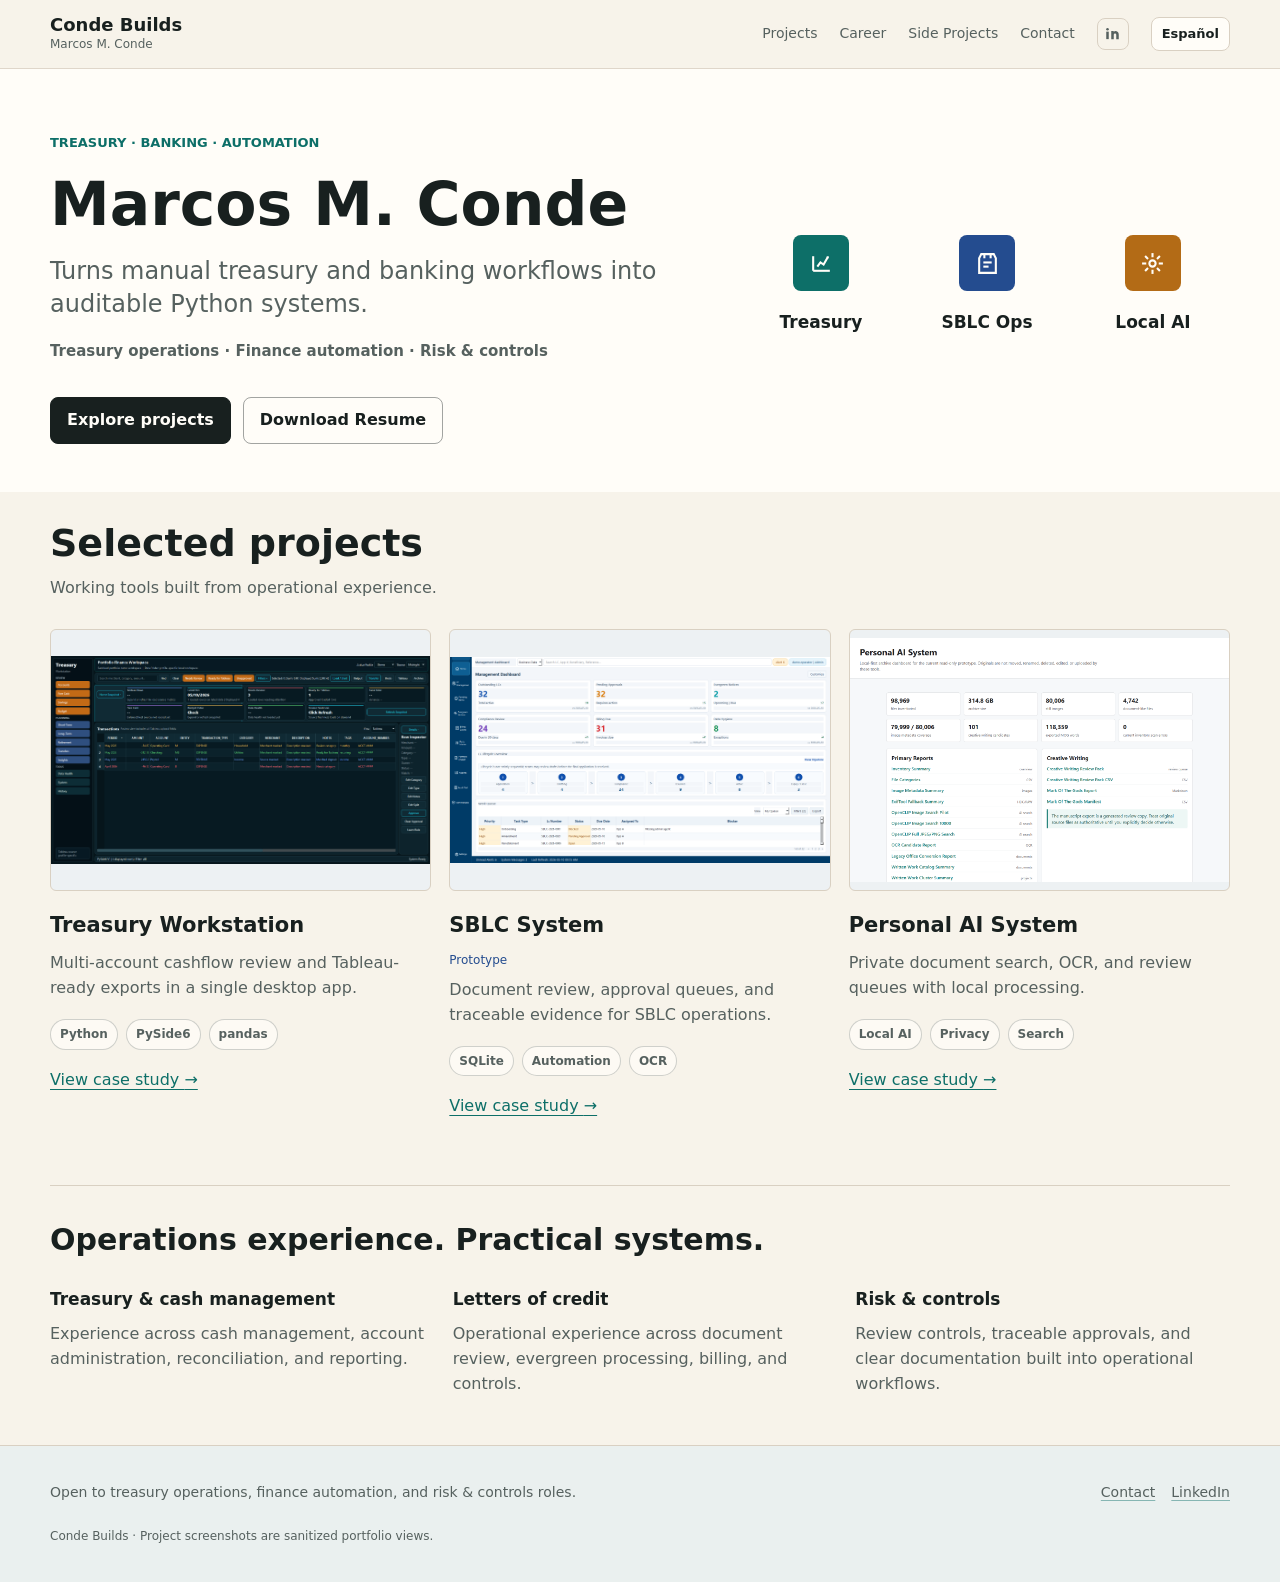
<file: index.html>
<!doctype html>
<html lang="en">
  <head>
    <meta charset="utf-8">
    <meta name="viewport" content="width=device-width, initial-scale=1">
    <title>Conde Builds | Marcos M. Conde</title>
    <meta name="description" content="Treasury and banking operations automation, Python systems, and control-aware finance workflows by Marcos M. Conde.">
    <meta property="og:title" content="Conde Builds">
    <meta property="og:description" content="Python automation, treasury systems, AI-assisted workflows, and operational prototypes by Marcos M. Conde.">
    <meta property="og:type" content="website">
    <meta property="og:url" content="https://conde-builds.com/">
    <meta property="og:image" content="https://conde-builds.com/assets/img/social-preview.png">
    <meta name="twitter:card" content="summary_large_image">
    <link rel="stylesheet" href="assets/styles.css">
  </head>
  <body class="home-refresh">
    <a class="skip-link" href="#main">Skip to content</a>
    <header class="site-header">
      <nav class="nav" aria-label="Primary navigation">
        <a class="brand" href="index.html">
          <strong>Conde Builds</strong>
          <span>Marcos M. Conde</span>
        </a>
        <div class="nav-links">
          <a href="projects/index.html">Projects</a>
          <a href="career.html">Career</a>
          <a href="experiments.html">Side Projects</a>
          <a href="contact.html">Contact</a>
          <a class="nav-icon-link" href="https://www.linkedin.com/in/marcos-conde-21694651" aria-label="Marcos M. Conde on LinkedIn">
            <svg viewBox="0 0 24 24" aria-hidden="true"><path d="M16 8a6 6 0 0 1 6 6v7h-4v-7a2 2 0 0 0-4 0v7h-4v-13h4v2a4 4 0 0 1 2-2z"/><path d="M2 9h4v12H2z"/><path d="M4 3a2 2 0 1 1 0 4 2 2 0 0 1 0-4z"/></svg>
          </a>
        </div>
      </nav>
    </header>

    <main id="main">
      <section class="hero">
        <div class="hero-inner">
          <div>
            <p class="eyebrow">Treasury · Banking · Automation</p>
            <h1>Marcos M. Conde</h1>
            <p class="hero-summary">Turns manual treasury and banking workflows into auditable Python systems.</p>
            <p class="role-signal">Treasury operations · Finance automation · Risk &amp; controls</p>
            <div class="hero-actions">
              <a class="button" href="#projects">Explore projects</a>
              <a class="button secondary" href="assets/resume/Marcos-Conde-Resume.pdf">Download Resume</a>
            </div>
          </div>
          <div class="hero-visual" aria-label="Project areas">
            <article class="glyph-card">
              <span class="glyph-icon" aria-hidden="true">
                <svg viewBox="0 0 24 24"><path d="M4 19V5"/><path d="M4 19h16"/><path d="M8 15l3-4 3 2 4-7"/><path d="M17 6h1v1"/></svg>
              </span>
              <h2>Treasury</h2>
            </article>
            <article class="glyph-card">
              <span class="glyph-icon" aria-hidden="true">
                <svg viewBox="0 0 24 24"><path d="M6 3h12l2 4v14H4V7z"/><path d="M8 11h8"/><path d="M8 15h5"/><path d="M9 3v4"/><path d="M15 3v4"/></svg>
              </span>
              <h2>SBLC Ops</h2>
            </article>
            <article class="glyph-card">
              <span class="glyph-icon" aria-hidden="true">
                <svg viewBox="0 0 24 24"><circle cx="12" cy="12" r="3"/><path d="M12 2v4"/><path d="M12 18v4"/><path d="M2 12h4"/><path d="M18 12h4"/><path d="M4.9 4.9l2.8 2.8"/><path d="M16.3 16.3l2.8 2.8"/><path d="M19.1 4.9l-2.8 2.8"/><path d="M7.7 16.3l-2.8 2.8"/></svg>
              </span>
              <h2>Local AI</h2>
            </article>
          </div>
        </div>
      </section>

      <section class="section" id="projects">
        <div class="section-header">
          <div>

            <h2>Selected projects</h2>
          </div>
          <p>Working tools built from operational experience.</p>
        </div>
        <div class="project-grid">
          <a class="project-card" href="projects/treasury-workstation.html">
            <img src="assets/img/treasury-main.png" alt="Treasury Workstation account and cashflow interface" width="1680" height="980" loading="lazy">
            <div class="project-card-body">
              <h3>Treasury Workstation</h3>
              <p>Multi-account cashflow review and Tableau-ready exports in a single desktop app.</p>
              <div class="tag-row">
                <span class="tag">Python</span>
                <span class="tag">PySide6</span>
                <span class="tag">pandas</span>
              </div>
              <span class="case-study-link">View case study <span aria-hidden="true">&rarr;</span></span>
            </div>
          </a>
          <a class="project-card" href="projects/sblc-system.html">
            <img src="assets/img/sblc-command-center.png" alt="SBLC operations command center" width="1680" height="980" loading="lazy">
            <div class="project-card-body">
              <h3>SBLC System</h3>
              <p class="project-status">Prototype</p>
              <p>Document review, approval queues, and traceable evidence for SBLC operations.</p>
              <div class="tag-row">
                <span class="tag">SQLite</span>
                <span class="tag">Automation</span>
                <span class="tag">OCR</span>
              </div>
              <span class="case-study-link">View case study <span aria-hidden="true">&rarr;</span></span>
            </div>
          </a>
          <a class="project-card" href="projects/personal-ai-system.html">
            <img src="assets/img/personal-ai-actual-overview.png" alt="Personal AI dashboard inventory and report overview" width="1680" height="980" loading="lazy">
            <div class="project-card-body">
              <h3>Personal AI System</h3>
              <p>Private document search, OCR, and review queues with local processing.</p>
              <div class="tag-row">
                <span class="tag">Local AI</span>
                <span class="tag">Privacy</span>
                <span class="tag">Search</span>
              </div>
              <span class="case-study-link">View case study <span aria-hidden="true">&rarr;</span></span>
            </div>
          </a>
        </div>
      </section>

      <section class="section experience-section" aria-labelledby="experience-title">
        <h2 id="experience-title">Operations experience. Practical systems.</h2>
        <div class="experience-grid">
          <article><h3>Treasury &amp; cash management</h3><p>Experience across cash management, account administration, reconciliation, and reporting.</p></article>
          <article><h3>Letters of credit</h3><p>Operational experience across document review, evergreen processing, billing, and controls.</p></article>
          <article><h3>Risk &amp; controls</h3><p>Review controls, traceable approvals, and clear documentation built into operational workflows.</p></article>
        </div>
      </section>

    </main>

    <footer class="footer">
      <div class="footer-inner">
        <span>Open to treasury operations, finance automation, and risk &amp; controls roles.</span>
        <div class="footer-links">
          <a href="/contact">Contact</a>
          <a href="https://www.linkedin.com/in/marcos-conde-21694651">LinkedIn</a>
        </div>
      </div>
      <p class="portfolio-note">Conde Builds · Project screenshots are sanitized portfolio views.</p>
    </footer>
    <script src="assets/site.js" defer></script>
  </body>
</html>
</file>
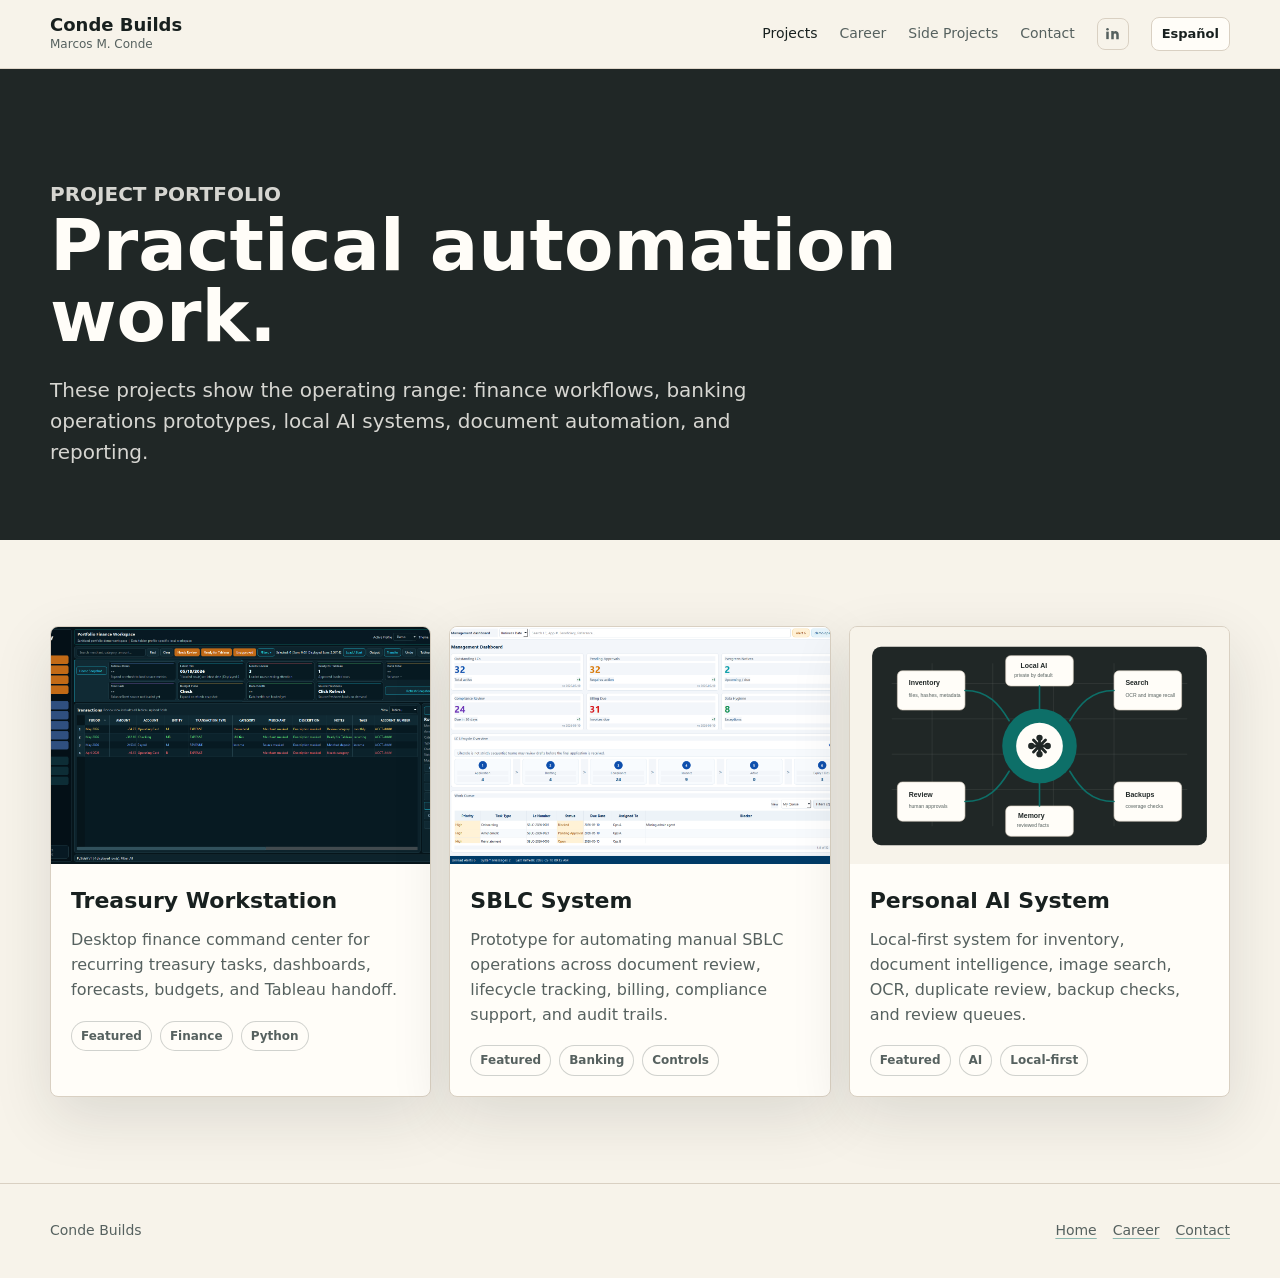
<file: projects/index.html>
<!doctype html>
<html lang="en">
  <head>
    <meta charset="utf-8">
    <meta name="viewport" content="width=device-width, initial-scale=1">
    <title>Projects | Conde Builds</title>
    <meta name="description" content="Sanitized case studies for treasury automation, SBLC operations, and local AI workflow systems.">
    <meta property="og:title" content="Projects | Conde Builds">
    <meta property="og:description" content="Sanitized case studies for treasury automation, SBLC operations, and local AI workflow systems.">
    <meta property="og:image" content="https://conde-builds.com/assets/img/social-preview.png">
    <meta name="twitter:card" content="summary_large_image">
    <link rel="stylesheet" href="../assets/styles.css">
  </head>
  <body>
    <header class="site-header">
      <nav class="nav" aria-label="Primary navigation">
        <a class="brand" href="../index.html"><strong>Conde Builds</strong><span>Marcos M. Conde</span></a>
        <div class="nav-links">
          <a href="index.html" aria-current="page">Projects</a>
          <a href="../career.html">Career</a>
          <a href="../experiments.html">Side Projects</a>
          <a href="../contact.html">Contact</a>
          <a class="nav-icon-link" href="https://www.linkedin.com/in/marcos-conde-21694651" aria-label="Marcos M. Conde on LinkedIn">
            <svg viewBox="0 0 24 24" aria-hidden="true"><path d="M16 8a6 6 0 0 1 6 6v7h-4v-7a2 2 0 0 0-4 0v7h-4v-13h4v2a4 4 0 0 1 2-2z"/><path d="M2 9h4v12H2z"/><path d="M4 3a2 2 0 1 1 0 4 2 2 0 0 1 0-4z"/></svg>
          </a>
        </div>
      </nav>
    </header>

    <main>
      <section class="page-hero">
        <div class="page-hero-inner">
          <p class="eyebrow">Project portfolio</p>
          <h1>Practical automation work.</h1>
          <p>These projects show the operating range: finance workflows, banking operations prototypes, local AI systems, document automation, and reporting.</p>
        </div>
      </section>

      <section class="section">
        <div class="project-grid">
          <a class="project-card" href="treasury-workstation.html">
            <img src="../assets/img/treasury-main.png" alt="Treasury Workstation sanitized interface">
            <div class="project-card-body">
              <h3>Treasury Workstation</h3>
              <p>Desktop finance command center for recurring treasury tasks, dashboards, forecasts, budgets, and Tableau handoff.</p>
              <div class="tag-row"><span class="tag">Featured</span><span class="tag">Finance</span><span class="tag">Python</span></div>
            </div>
          </a>
          <a class="project-card" href="sblc-system.html">
            <img src="../assets/img/sblc-command-center.png" alt="SBLC system command center">
            <div class="project-card-body">
              <h3>SBLC System</h3>
              <p>Prototype for automating manual SBLC operations across document review, lifecycle tracking, billing, compliance support, and audit trails.</p>
              <div class="tag-row"><span class="tag">Featured</span><span class="tag">Banking</span><span class="tag">Controls</span></div>
            </div>
          </a>
          <a class="project-card" href="personal-ai-system.html">
            <img src="../assets/img/personal-ai-system.svg" alt="Abstract Personal AI System map">
            <div class="project-card-body">
              <h3>Personal AI System</h3>
              <p>Local-first system for inventory, document intelligence, image search, OCR, duplicate review, backup checks, and review queues.</p>
              <div class="tag-row"><span class="tag">Featured</span><span class="tag">AI</span><span class="tag">Local-first</span></div>
            </div>
          </a>
        </div>
      </section>
    </main>

    <footer class="footer">
      <div class="footer-inner">
        <span>Conde Builds</span>
        <div class="footer-links"><a href="../index.html">Home</a><a href="../career.html">Career</a><a href="../contact.html">Contact</a></div>
      </div>
    </footer>
    <script src="../assets/site.js" defer></script>
  </body>
</html>
</file>
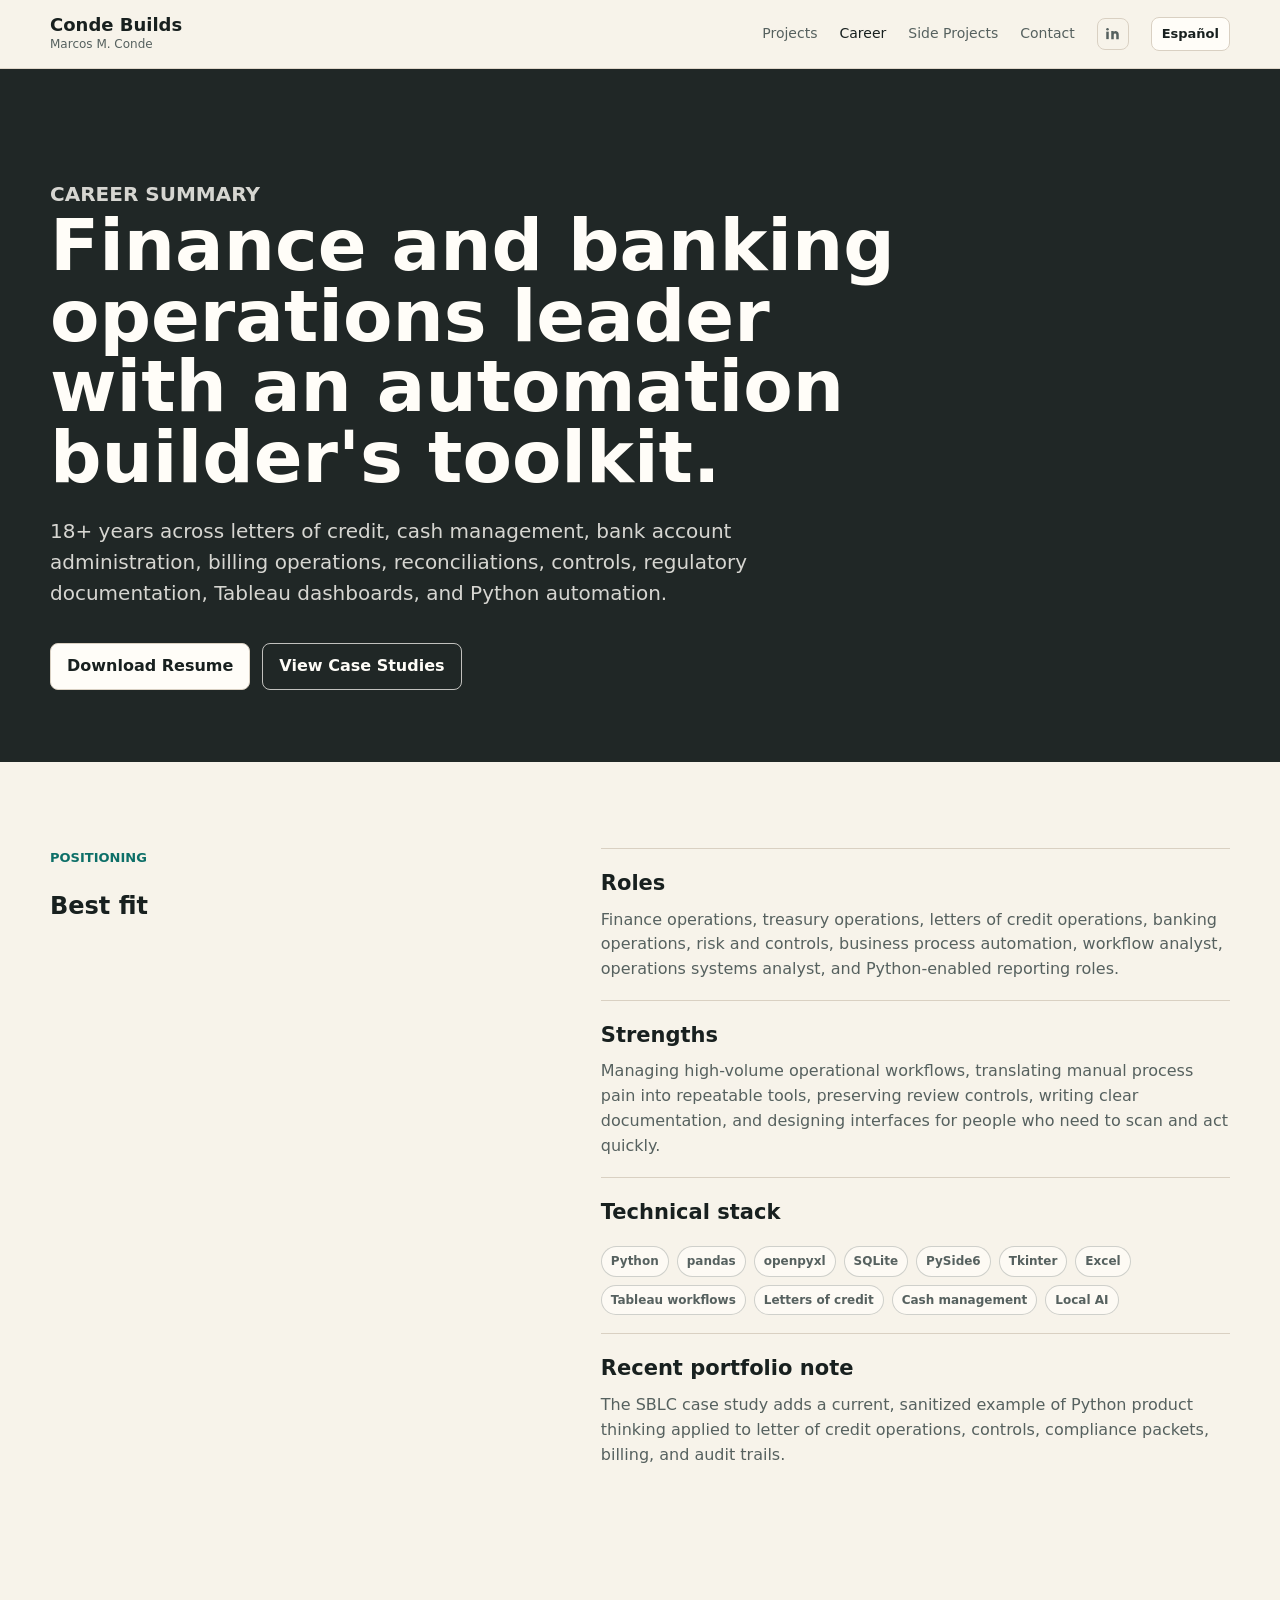
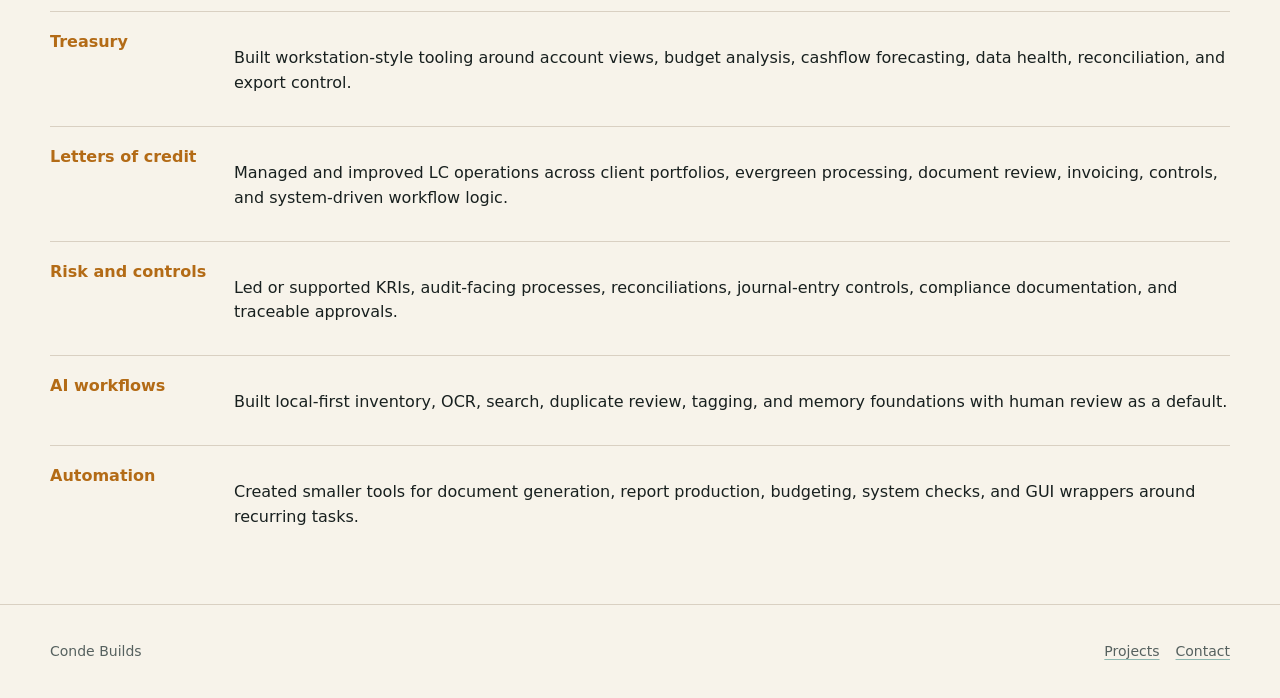
<file: career.html>
<!doctype html>
<html lang="en">
  <head>
    <meta charset="utf-8">
    <meta name="viewport" content="width=device-width, initial-scale=1">
    <title>Career | Conde Builds</title>
    <meta name="description" content="Career summary for Marcos M. Conde: finance, treasury, banking operations, letters of credit, cash management, and Python automation.">
    <meta property="og:title" content="Career | Conde Builds">
    <meta property="og:description" content="Finance, treasury, banking operations, letters of credit, cash management, and Python automation.">
    <meta property="og:image" content="https://conde-builds.com/assets/img/social-preview.png">
    <meta name="twitter:card" content="summary_large_image">
    <link rel="stylesheet" href="assets/styles.css">
  </head>
  <body>
    <header class="site-header">
      <nav class="nav" aria-label="Primary navigation">
        <a class="brand" href="index.html"><strong>Conde Builds</strong><span>Marcos M. Conde</span></a>
        <div class="nav-links">
          <a href="projects/index.html">Projects</a>
          <a href="career.html" aria-current="page">Career</a>
          <a href="experiments.html">Side Projects</a>
          <a href="contact.html">Contact</a>
          <a class="nav-icon-link" href="https://www.linkedin.com/in/marcos-conde-21694651" aria-label="Marcos M. Conde on LinkedIn">
            <svg viewBox="0 0 24 24" aria-hidden="true"><path d="M16 8a6 6 0 0 1 6 6v7h-4v-7a2 2 0 0 0-4 0v7h-4v-13h4v2a4 4 0 0 1 2-2z"/><path d="M2 9h4v12H2z"/><path d="M4 3a2 2 0 1 1 0 4 2 2 0 0 1 0-4z"/></svg>
          </a>
        </div>
      </nav>
    </header>

    <main>
      <section class="page-hero">
        <div class="page-hero-inner">
          <p class="eyebrow">Career summary</p>
          <h1>Finance and banking operations leader with an automation builder's toolkit.</h1>
          <p>18+ years across letters of credit, cash management, bank account administration, billing operations, reconciliations, controls, regulatory documentation, Tableau dashboards, and Python automation.</p>
          <div class="actions">
            <a class="button light" href="assets/resume/Marcos-Conde-Resume.pdf">Download Resume</a>
            <a class="button secondary" href="projects/index.html">View Case Studies</a>
          </div>
        </div>
      </section>

      <section class="section two-column">
        <div>
          <p class="eyebrow">Positioning</p>
          <h2>Best fit</h2>
        </div>
        <div class="case-copy">
          <div class="case-block">
            <h3>Roles</h3>
            <p>Finance operations, treasury operations, letters of credit operations, banking operations, risk and controls, business process automation, workflow analyst, operations systems analyst, and Python-enabled reporting roles.</p>
          </div>
          <div class="case-block">
            <h3>Strengths</h3>
            <p>Managing high-volume operational workflows, translating manual process pain into repeatable tools, preserving review controls, writing clear documentation, and designing interfaces for people who need to scan and act quickly.</p>
          </div>
          <div class="case-block">
            <h3>Technical stack</h3>
            <div class="tag-row">
              <span class="tag">Python</span>
              <span class="tag">pandas</span>
              <span class="tag">openpyxl</span>
              <span class="tag">SQLite</span>
              <span class="tag">PySide6</span>
              <span class="tag">Tkinter</span>
              <span class="tag">Excel</span>
              <span class="tag">Tableau workflows</span>
              <span class="tag">Letters of credit</span>
              <span class="tag">Cash management</span>
              <span class="tag">Local AI</span>
            </div>
          </div>
          <div class="case-block">
            <h3>Recent portfolio note</h3>
            <p>The SBLC case study adds a current, sanitized example of Python product thinking applied to letter of credit operations, controls, compliance packets, billing, and audit trails.</p>
          </div>
        </div>
      </section>

      <section class="section compact">
        <div class="timeline">
          <div class="timeline-item">
            <strong>Treasury</strong>
            <p>Built workstation-style tooling around account views, budget analysis, cashflow forecasting, data health, reconciliation, and export control.</p>
          </div>
          <div class="timeline-item">
            <strong>Letters of credit</strong>
            <p>Managed and improved LC operations across client portfolios, evergreen processing, document review, invoicing, controls, and system-driven workflow logic.</p>
          </div>
          <div class="timeline-item">
            <strong>Risk and controls</strong>
            <p>Led or supported KRIs, audit-facing processes, reconciliations, journal-entry controls, compliance documentation, and traceable approvals.</p>
          </div>
          <div class="timeline-item">
            <strong>AI workflows</strong>
            <p>Built local-first inventory, OCR, search, duplicate review, tagging, and memory foundations with human review as a default.</p>
          </div>
          <div class="timeline-item">
            <strong>Automation</strong>
            <p>Created smaller tools for document generation, report production, budgeting, system checks, and GUI wrappers around recurring tasks.</p>
          </div>
        </div>
      </section>
    </main>

    <footer class="footer">
      <div class="footer-inner">
        <span>Conde Builds</span>
        <div class="footer-links"><a href="projects/index.html">Projects</a><a href="contact.html">Contact</a></div>
      </div>
    </footer>
    <script src="assets/site.js" defer></script>
  </body>
</html>
</file>
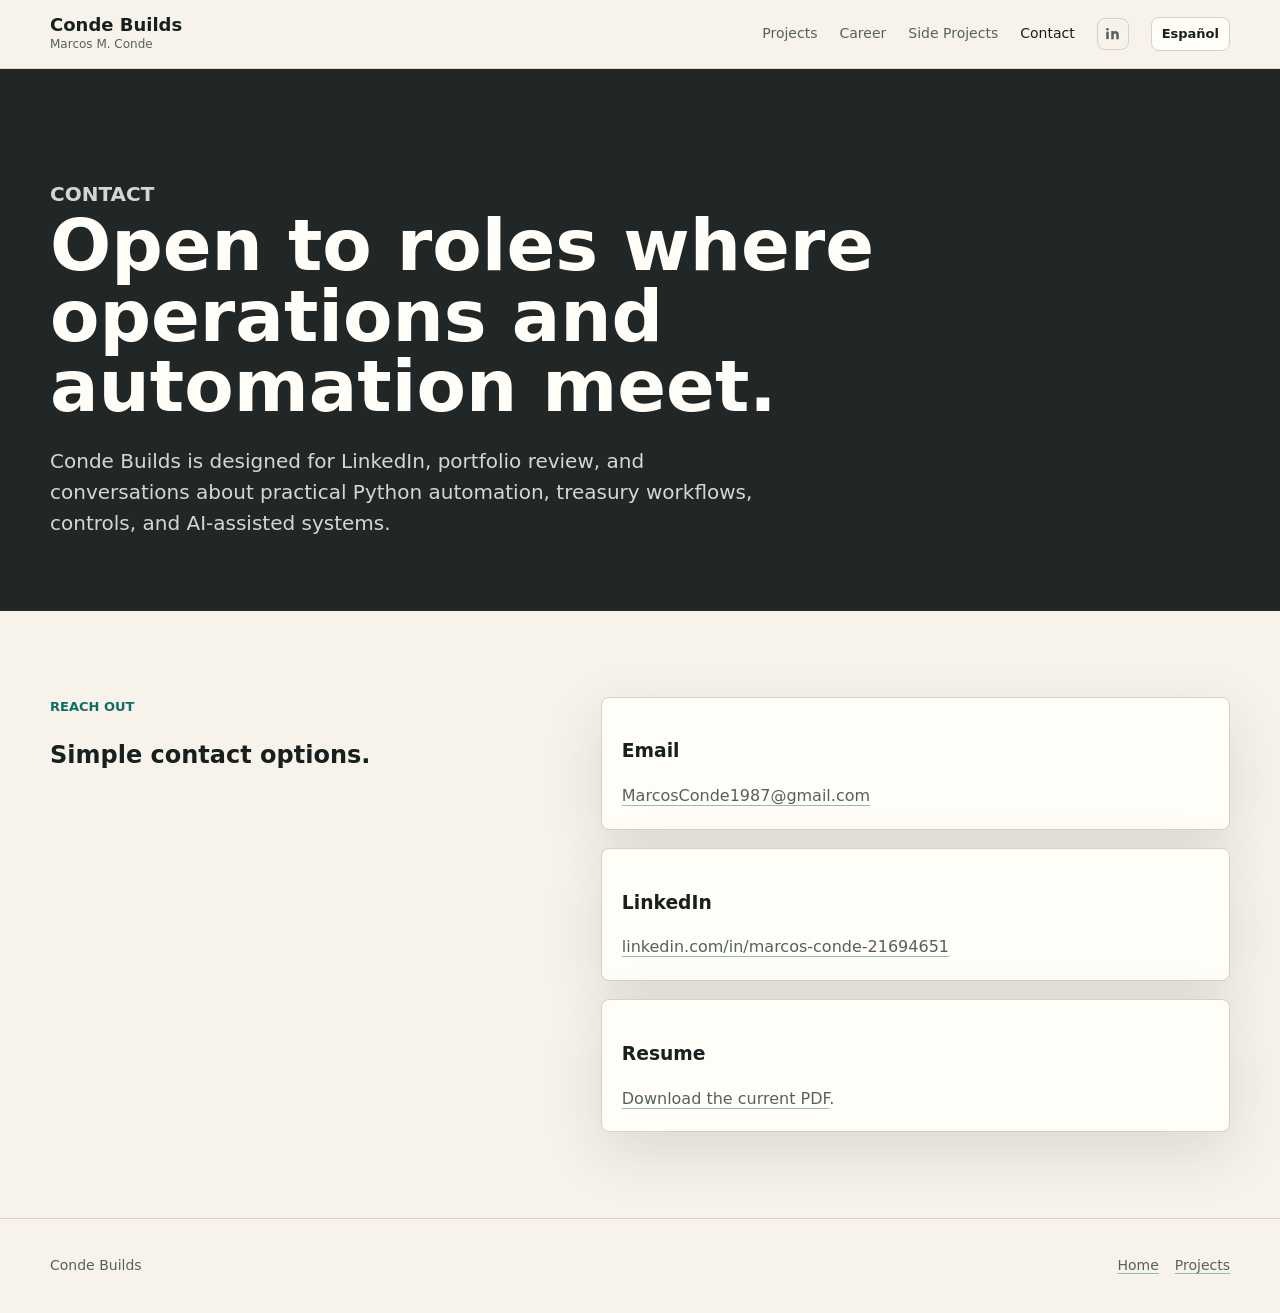
<file: contact.html>
<!doctype html>
<html lang="en">
  <head>
    <meta charset="utf-8">
    <meta name="viewport" content="width=device-width, initial-scale=1">
    <title>Contact | Conde Builds</title>
    <meta name="description" content="Contact Marcos M. Conde about Conde Builds, automation projects, and career opportunities.">
    <meta property="og:title" content="Contact | Conde Builds">
    <meta property="og:description" content="Contact Marcos M. Conde about Conde Builds, automation projects, and career opportunities.">
    <meta property="og:image" content="https://conde-builds.com/assets/img/social-preview.png">
    <meta name="twitter:card" content="summary_large_image">
    <link rel="stylesheet" href="assets/styles.css">
  </head>
  <body>
    <header class="site-header">
      <nav class="nav" aria-label="Primary navigation">
        <a class="brand" href="index.html"><strong>Conde Builds</strong><span>Marcos M. Conde</span></a>
        <div class="nav-links">
          <a href="projects/index.html">Projects</a>
          <a href="career.html">Career</a>
          <a href="experiments.html">Side Projects</a>
          <a href="contact.html" aria-current="page">Contact</a>
          <a class="nav-icon-link" href="https://www.linkedin.com/in/marcos-conde-21694651" aria-label="Marcos M. Conde on LinkedIn">
            <svg viewBox="0 0 24 24" aria-hidden="true"><path d="M16 8a6 6 0 0 1 6 6v7h-4v-7a2 2 0 0 0-4 0v7h-4v-13h4v2a4 4 0 0 1 2-2z"/><path d="M2 9h4v12H2z"/><path d="M4 3a2 2 0 1 1 0 4 2 2 0 0 1 0-4z"/></svg>
          </a>
        </div>
      </nav>
    </header>

    <main>
      <section class="page-hero">
        <div class="page-hero-inner">
          <p class="eyebrow">Contact</p>
          <h1>Open to roles where operations and automation meet.</h1>
          <p>Conde Builds is designed for LinkedIn, portfolio review, and conversations about practical Python automation, treasury workflows, controls, and AI-assisted systems.</p>
        </div>
      </section>

      <section class="section two-column">
        <div>
          <p class="eyebrow">Reach out</p>
          <h2>Simple contact options.</h2>
        </div>
        <div class="case-copy">
          <div class="note-card">
            <h3>Email</h3>
            <p><a href="mailto:MarcosConde1987@gmail.com">MarcosConde1987@gmail.com</a></p>
          </div>
          <div class="note-card">
            <h3>LinkedIn</h3>
            <p><a href="https://www.linkedin.com/in/marcos-conde-21694651">linkedin.com/in/marcos-conde-21694651</a></p>
          </div>
          <div class="note-card">
            <h3>Resume</h3>
            <p><a href="assets/resume/Marcos-Conde-Resume.pdf">Download the current PDF</a>.</p>
          </div>
        </div>
      </section>
    </main>

    <footer class="footer">
      <div class="footer-inner">
        <span>Conde Builds</span>
        <div class="footer-links"><a href="index.html">Home</a><a href="projects/index.html">Projects</a></div>
      </div>
    </footer>
    <script src="assets/site.js" defer></script>
  </body>
</html>
</file>
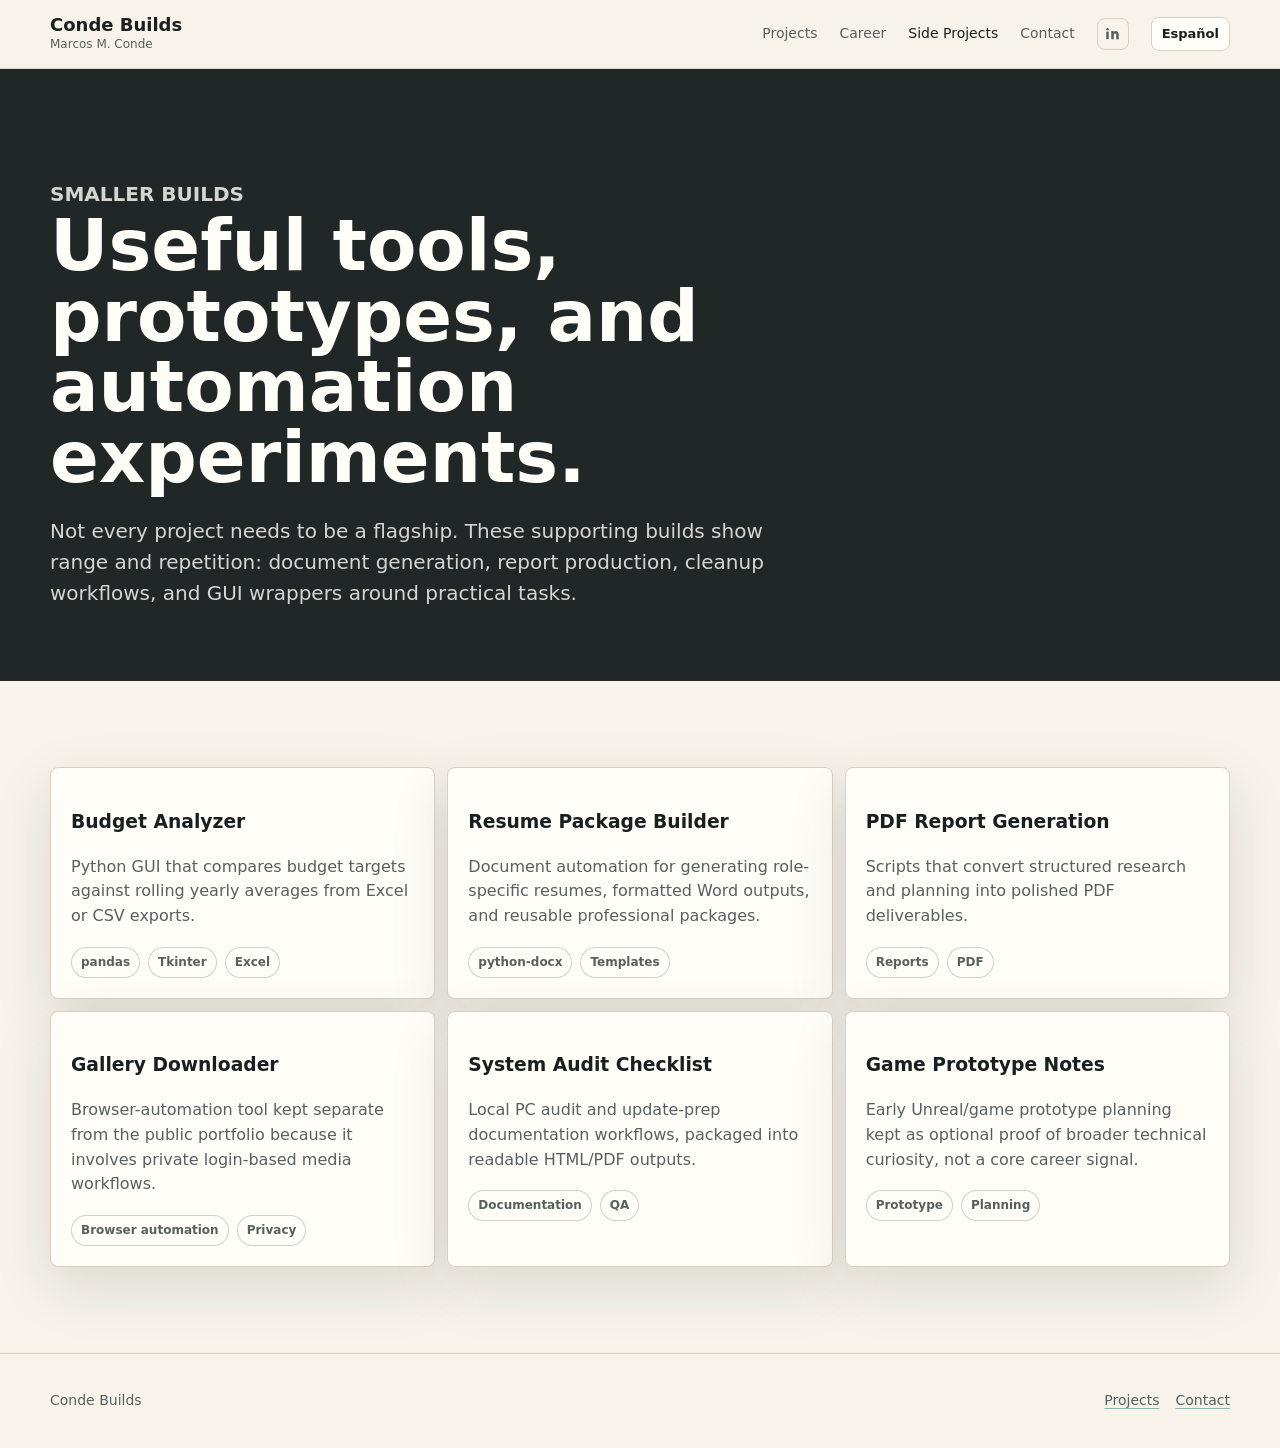
<file: experiments.html>
<!doctype html>
<html lang="en">
  <head>
    <meta charset="utf-8">
    <meta name="viewport" content="width=device-width, initial-scale=1">
    <title>Smaller Builds | Conde Builds</title>
    <meta name="description" content="Additional automation experiments and supporting builds by Marcos M. Conde.">
    <meta property="og:title" content="Smaller Builds | Conde Builds">
    <meta property="og:description" content="Additional automation experiments and supporting builds by Marcos M. Conde.">
    <meta property="og:image" content="https://conde-builds.com/assets/img/social-preview.png">
    <meta name="twitter:card" content="summary_large_image">
    <link rel="stylesheet" href="assets/styles.css">
  </head>
  <body>
    <header class="site-header">
      <nav class="nav" aria-label="Primary navigation">
        <a class="brand" href="index.html"><strong>Conde Builds</strong><span>Marcos M. Conde</span></a>
        <div class="nav-links">
          <a href="projects/index.html">Projects</a>
          <a href="career.html">Career</a>
          <a href="experiments.html" aria-current="page">Side Projects</a>
          <a href="contact.html">Contact</a>
          <a class="nav-icon-link" href="https://www.linkedin.com/in/marcos-conde-21694651" aria-label="Marcos M. Conde on LinkedIn">
            <svg viewBox="0 0 24 24" aria-hidden="true"><path d="M16 8a6 6 0 0 1 6 6v7h-4v-7a2 2 0 0 0-4 0v7h-4v-13h4v2a4 4 0 0 1 2-2z"/><path d="M2 9h4v12H2z"/><path d="M4 3a2 2 0 1 1 0 4 2 2 0 0 1 0-4z"/></svg>
          </a>
        </div>
      </nav>
    </header>

    <main>
      <section class="page-hero">
        <div class="page-hero-inner">
          <p class="eyebrow">Smaller builds</p>
          <h1>Useful tools, prototypes, and automation experiments.</h1>
          <p>Not every project needs to be a flagship. These supporting builds show range and repetition: document generation, report production, cleanup workflows, and GUI wrappers around practical tasks.</p>
        </div>
      </section>

      <section class="section">
        <div class="system-map">
          <div class="note-card">
            <h3>Budget Analyzer</h3>
            <p>Python GUI that compares budget targets against rolling yearly averages from Excel or CSV exports.</p>
            <div class="tag-row"><span class="tag">pandas</span><span class="tag">Tkinter</span><span class="tag">Excel</span></div>
          </div>
          <div class="note-card">
            <h3>Resume Package Builder</h3>
            <p>Document automation for generating role-specific resumes, formatted Word outputs, and reusable professional packages.</p>
            <div class="tag-row"><span class="tag">python-docx</span><span class="tag">Templates</span></div>
          </div>
          <div class="note-card">
            <h3>PDF Report Generation</h3>
            <p>Scripts that convert structured research and planning into polished PDF deliverables.</p>
            <div class="tag-row"><span class="tag">Reports</span><span class="tag">PDF</span></div>
          </div>
          <div class="note-card">
            <h3>Gallery Downloader</h3>
            <p>Browser-automation tool kept separate from the public portfolio because it involves private login-based media workflows.</p>
            <div class="tag-row"><span class="tag">Browser automation</span><span class="tag">Privacy</span></div>
          </div>
          <div class="note-card">
            <h3>System Audit Checklist</h3>
            <p>Local PC audit and update-prep documentation workflows, packaged into readable HTML/PDF outputs.</p>
            <div class="tag-row"><span class="tag">Documentation</span><span class="tag">QA</span></div>
          </div>
          <div class="note-card">
            <h3>Game Prototype Notes</h3>
            <p>Early Unreal/game prototype planning kept as optional proof of broader technical curiosity, not a core career signal.</p>
            <div class="tag-row"><span class="tag">Prototype</span><span class="tag">Planning</span></div>
          </div>
        </div>
      </section>
    </main>

    <footer class="footer">
      <div class="footer-inner">
        <span>Conde Builds</span>
        <div class="footer-links"><a href="projects/index.html">Projects</a><a href="contact.html">Contact</a></div>
      </div>
    </footer>
    <script src="assets/site.js" defer></script>
  </body>
</html>
</file>
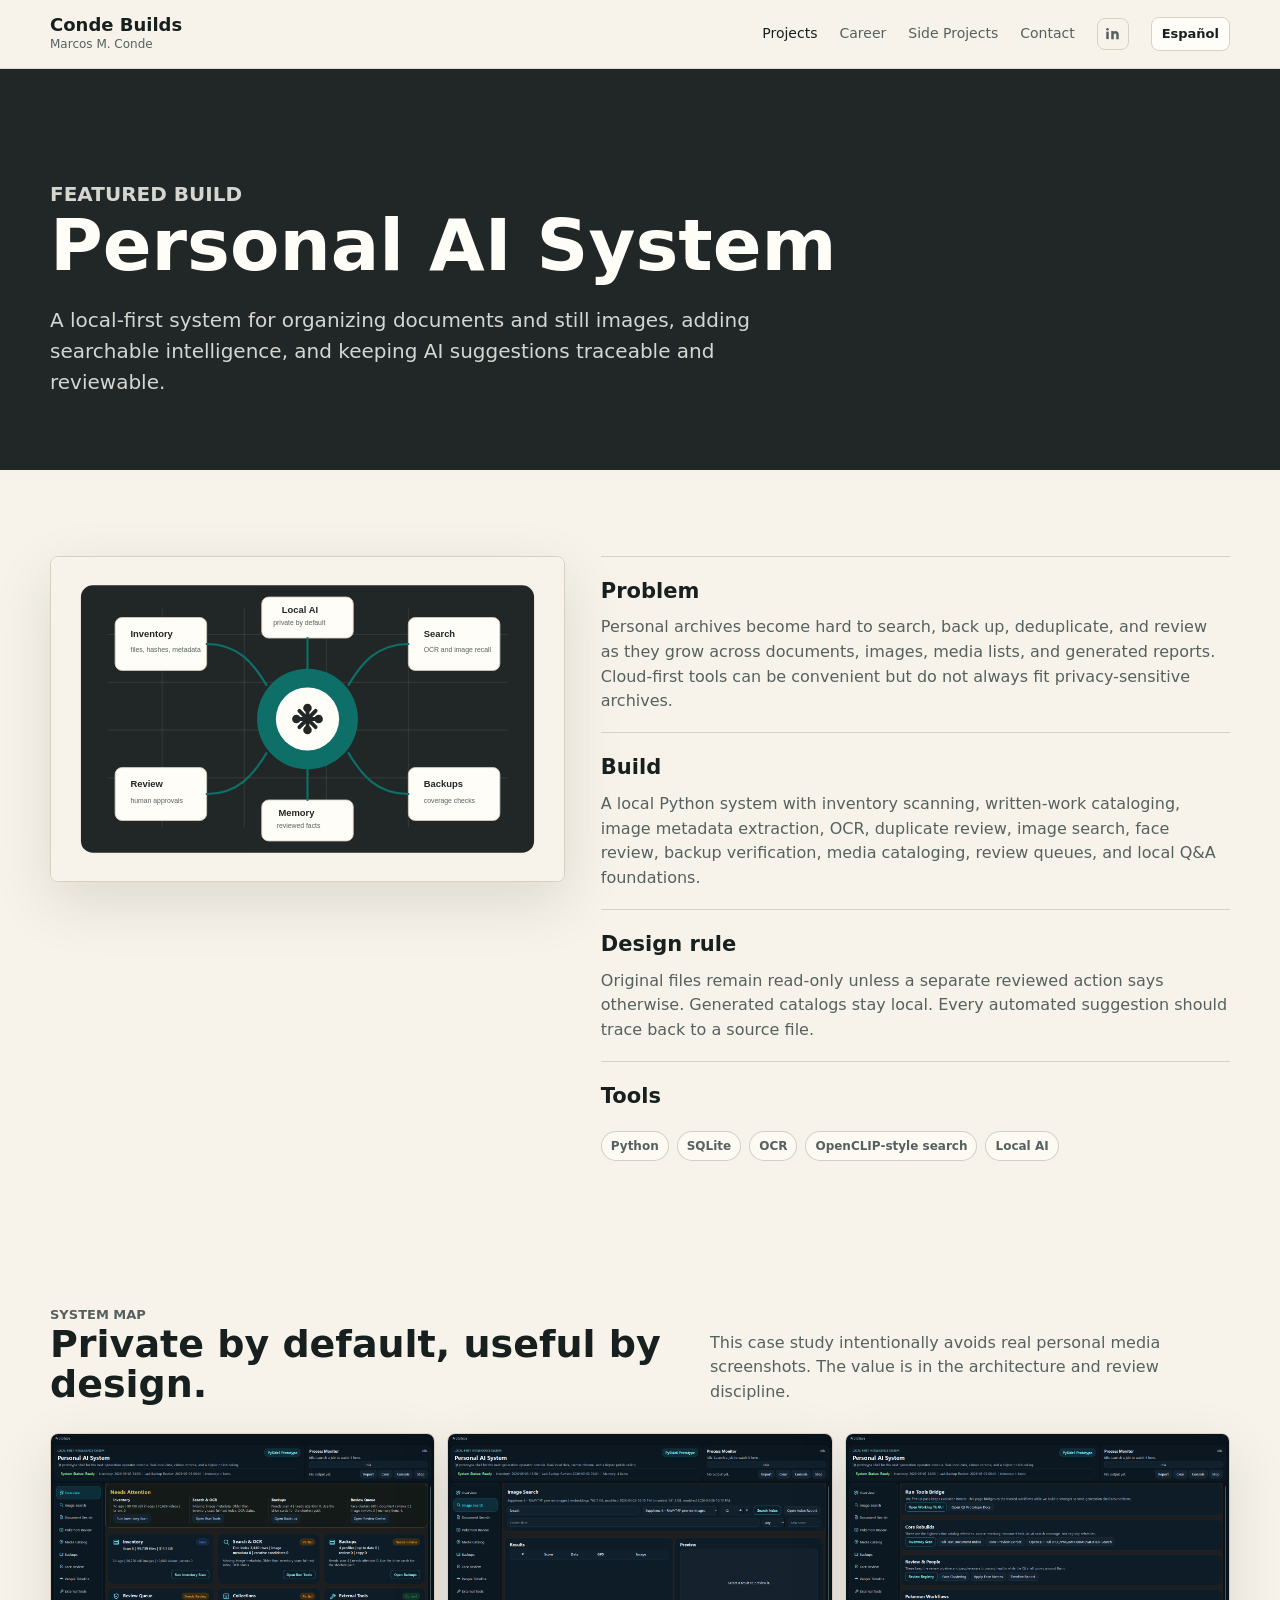
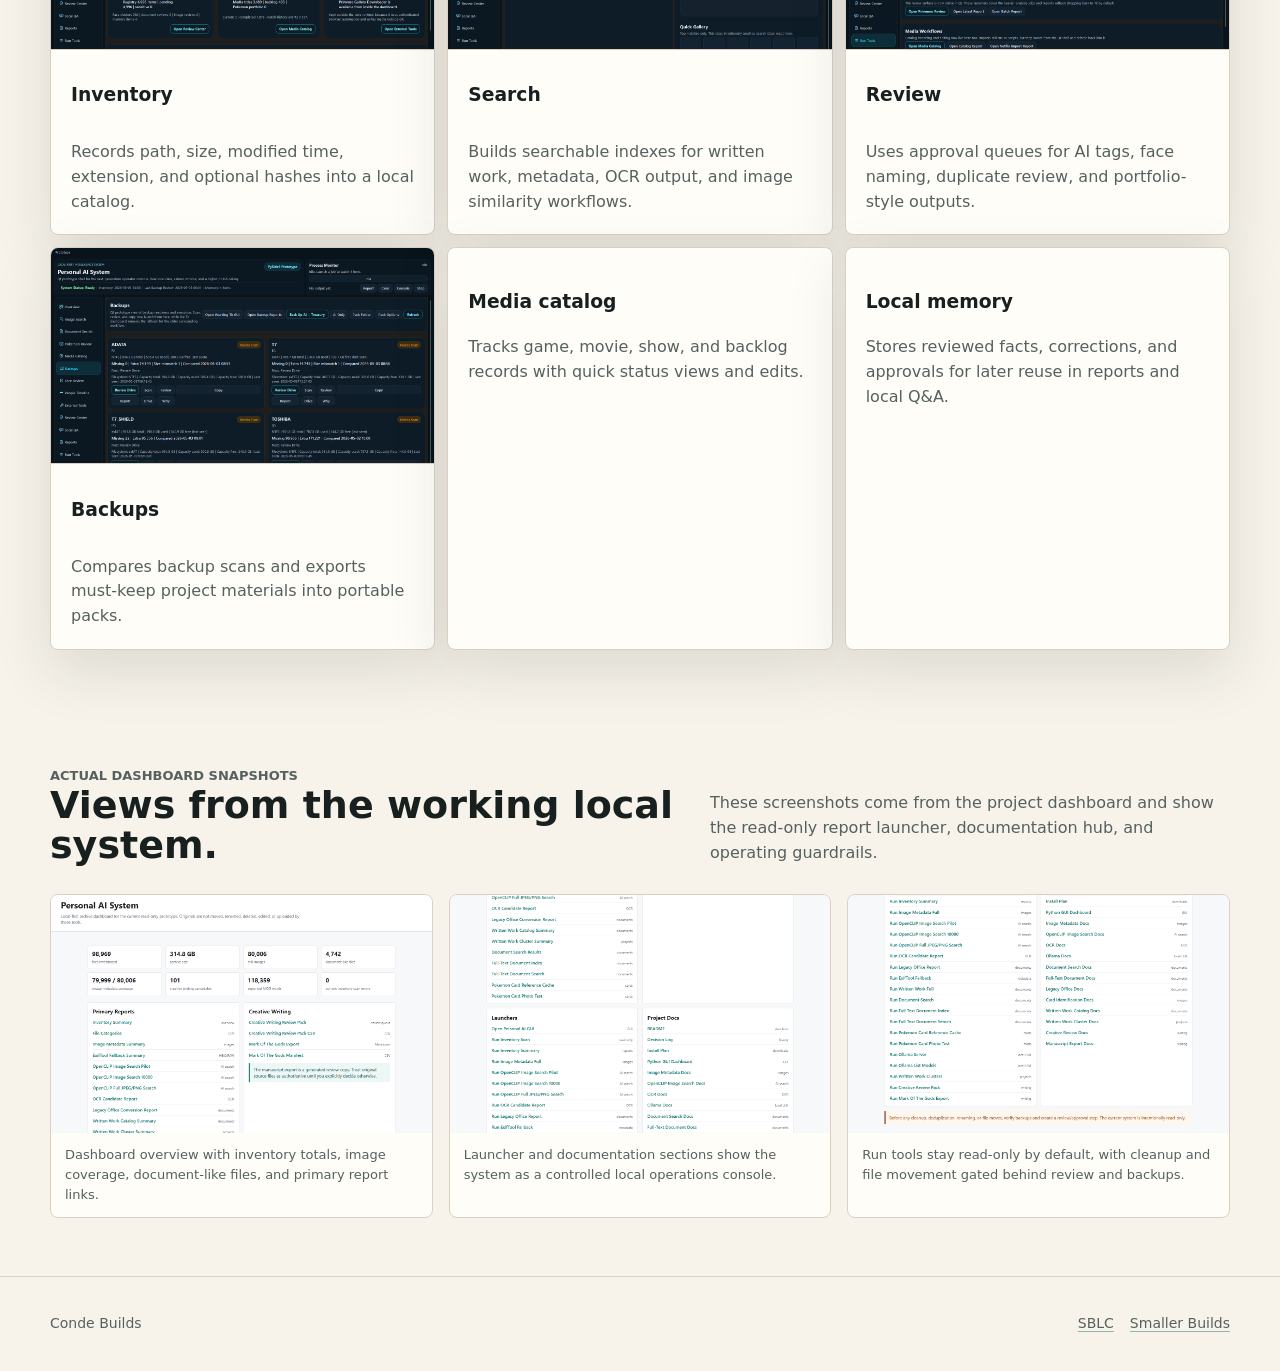
<file: projects/personal-ai-system.html>
<!doctype html>
<html lang="en">
  <head>
    <meta charset="utf-8">
    <meta name="viewport" content="width=device-width, initial-scale=1">
    <title>Personal AI System | Conde Builds</title>
    <meta name="description" content="A sanitized case study for a local-first personal AI system for inventory, OCR, duplicate review, media cataloging, and backup verification.">
    <meta property="og:title" content="Personal AI System | Conde Builds">
    <meta property="og:description" content="Local-first AI system for inventory, OCR, duplicate review, media cataloging, and backup verification.">
    <meta property="og:image" content="https://conde-builds.com/assets/img/personal-ai-system.svg">
    <meta name="twitter:card" content="summary_large_image">
    <link rel="stylesheet" href="../assets/styles.css">
  </head>
  <body>
    <header class="site-header">
      <nav class="nav" aria-label="Primary navigation">
        <a class="brand" href="../index.html"><strong>Conde Builds</strong><span>Marcos M. Conde</span></a>
        <div class="nav-links">
          <a href="index.html" aria-current="page">Projects</a>
          <a href="../career.html">Career</a>
          <a href="../experiments.html">Side Projects</a>
          <a href="../contact.html">Contact</a>
          <a class="nav-icon-link" href="https://www.linkedin.com/in/marcos-conde-21694651" aria-label="Marcos M. Conde on LinkedIn">
            <svg viewBox="0 0 24 24" aria-hidden="true"><path d="M16 8a6 6 0 0 1 6 6v7h-4v-7a2 2 0 0 0-4 0v7h-4v-13h4v2a4 4 0 0 1 2-2z"/><path d="M2 9h4v12H2z"/><path d="M4 3a2 2 0 1 1 0 4 2 2 0 0 1 0-4z"/></svg>
          </a>
        </div>
      </nav>
    </header>

    <main>
      <section class="page-hero">
        <div class="page-hero-inner">
          <p class="eyebrow">Featured build</p>
          <h1>Personal AI System</h1>
          <p>A local-first system for organizing documents and still images, adding searchable intelligence, and keeping AI suggestions traceable and reviewable.</p>
        </div>
      </section>

      <section class="section two-column">
        <div class="case-image">
          <img src="../assets/img/personal-ai-system.svg" alt="Abstract Personal AI System map">
        </div>
        <div class="case-copy">
          <div class="case-block">
            <h2>Problem</h2>
            <p>Personal archives become hard to search, back up, deduplicate, and review as they grow across documents, images, media lists, and generated reports. Cloud-first tools can be convenient but do not always fit privacy-sensitive archives.</p>
          </div>
          <div class="case-block">
            <h2>Build</h2>
            <p>A local Python system with inventory scanning, written-work cataloging, image metadata extraction, OCR, duplicate review, image search, face review, backup verification, media cataloging, review queues, and local Q&A foundations.</p>
          </div>
          <div class="case-block">
            <h2>Design rule</h2>
            <p>Original files remain read-only unless a separate reviewed action says otherwise. Generated catalogs stay local. Every automated suggestion should trace back to a source file.</p>
          </div>
          <div class="case-block">
            <h2>Tools</h2>
            <div class="tag-row">
              <span class="tag">Python</span>
              <span class="tag">SQLite</span>
              <span class="tag">OCR</span>
              <span class="tag">OpenCLIP-style search</span>
              <span class="tag">Local AI</span>
            </div>
          </div>
        </div>
      </section>

      <section class="section compact">
        <div class="section-header">
          <div>
            <p class="eyebrow">System map</p>
            <h2>Private by default, useful by design.</h2>
          </div>
          <p>This case study intentionally avoids real personal media screenshots. The value is in the architecture and review discipline.</p>
        </div>
        <div class="system-map">
          <div class="note-card system-card">
            <img src="../assets/img/personal-ai-system-map-overview.png" alt="Personal AI overview dashboard">
            <h3>Inventory</h3>
            <p>Records path, size, modified time, extension, and optional hashes into a local catalog.</p>
          </div>
          <div class="note-card system-card">
            <img src="../assets/img/personal-ai-system-map-search.png" alt="Personal AI image search workspace">
            <h3>Search</h3>
            <p>Builds searchable indexes for written work, metadata, OCR output, and image similarity workflows.</p>
          </div>
          <div class="note-card system-card">
            <img src="../assets/img/personal-ai-system-map-run-tools.png" alt="Personal AI run tools bridge">
            <h3>Review</h3>
            <p>Uses approval queues for AI tags, face naming, duplicate review, and portfolio-style outputs.</p>
          </div>
          <div class="note-card system-card">
            <img src="../assets/img/personal-ai-system-map-backups.png" alt="Personal AI backups workspace">
            <h3>Backups</h3>
            <p>Compares backup scans and exports must-keep project materials into portable packs.</p>
          </div>
          <div class="note-card"><h3>Media catalog</h3><p>Tracks game, movie, show, and backlog records with quick status views and edits.</p></div>
          <div class="note-card"><h3>Local memory</h3><p>Stores reviewed facts, corrections, and approvals for later reuse in reports and local Q&A.</p></div>
        </div>
      </section>

      <section class="section compact">
        <div class="section-header">
          <div>
            <p class="eyebrow">Actual dashboard snapshots</p>
            <h2>Views from the working local system.</h2>
          </div>
          <p>These screenshots come from the project dashboard and show the read-only report launcher, documentation hub, and operating guardrails.</p>
        </div>
        <div class="gallery note-gallery">
          <figure>
            <img src="../assets/img/personal-ai-actual-overview.png" alt="Personal AI dashboard overview with inventory and report cards">
            <figcaption>Dashboard overview with inventory totals, image coverage, document-like files, and primary report links.</figcaption>
          </figure>
          <figure>
            <img src="../assets/img/personal-ai-actual-workflows.png" alt="Personal AI dashboard launchers and project documentation">
            <figcaption>Launcher and documentation sections show the system as a controlled local operations console.</figcaption>
          </figure>
          <figure>
            <img src="../assets/img/personal-ai-actual-reports.png" alt="Personal AI dashboard run tools and safety note">
            <figcaption>Run tools stay read-only by default, with cleanup and file movement gated behind review and backups.</figcaption>
          </figure>
        </div>
      </section>

    </main>

    <footer class="footer">
      <div class="footer-inner">
        <span>Conde Builds</span>
        <div class="footer-links"><a href="sblc-system.html">SBLC</a><a href="../experiments.html">Smaller Builds</a></div>
      </div>
    </footer>
    <script src="../assets/site.js" defer></script>
  </body>
</html>
</file>
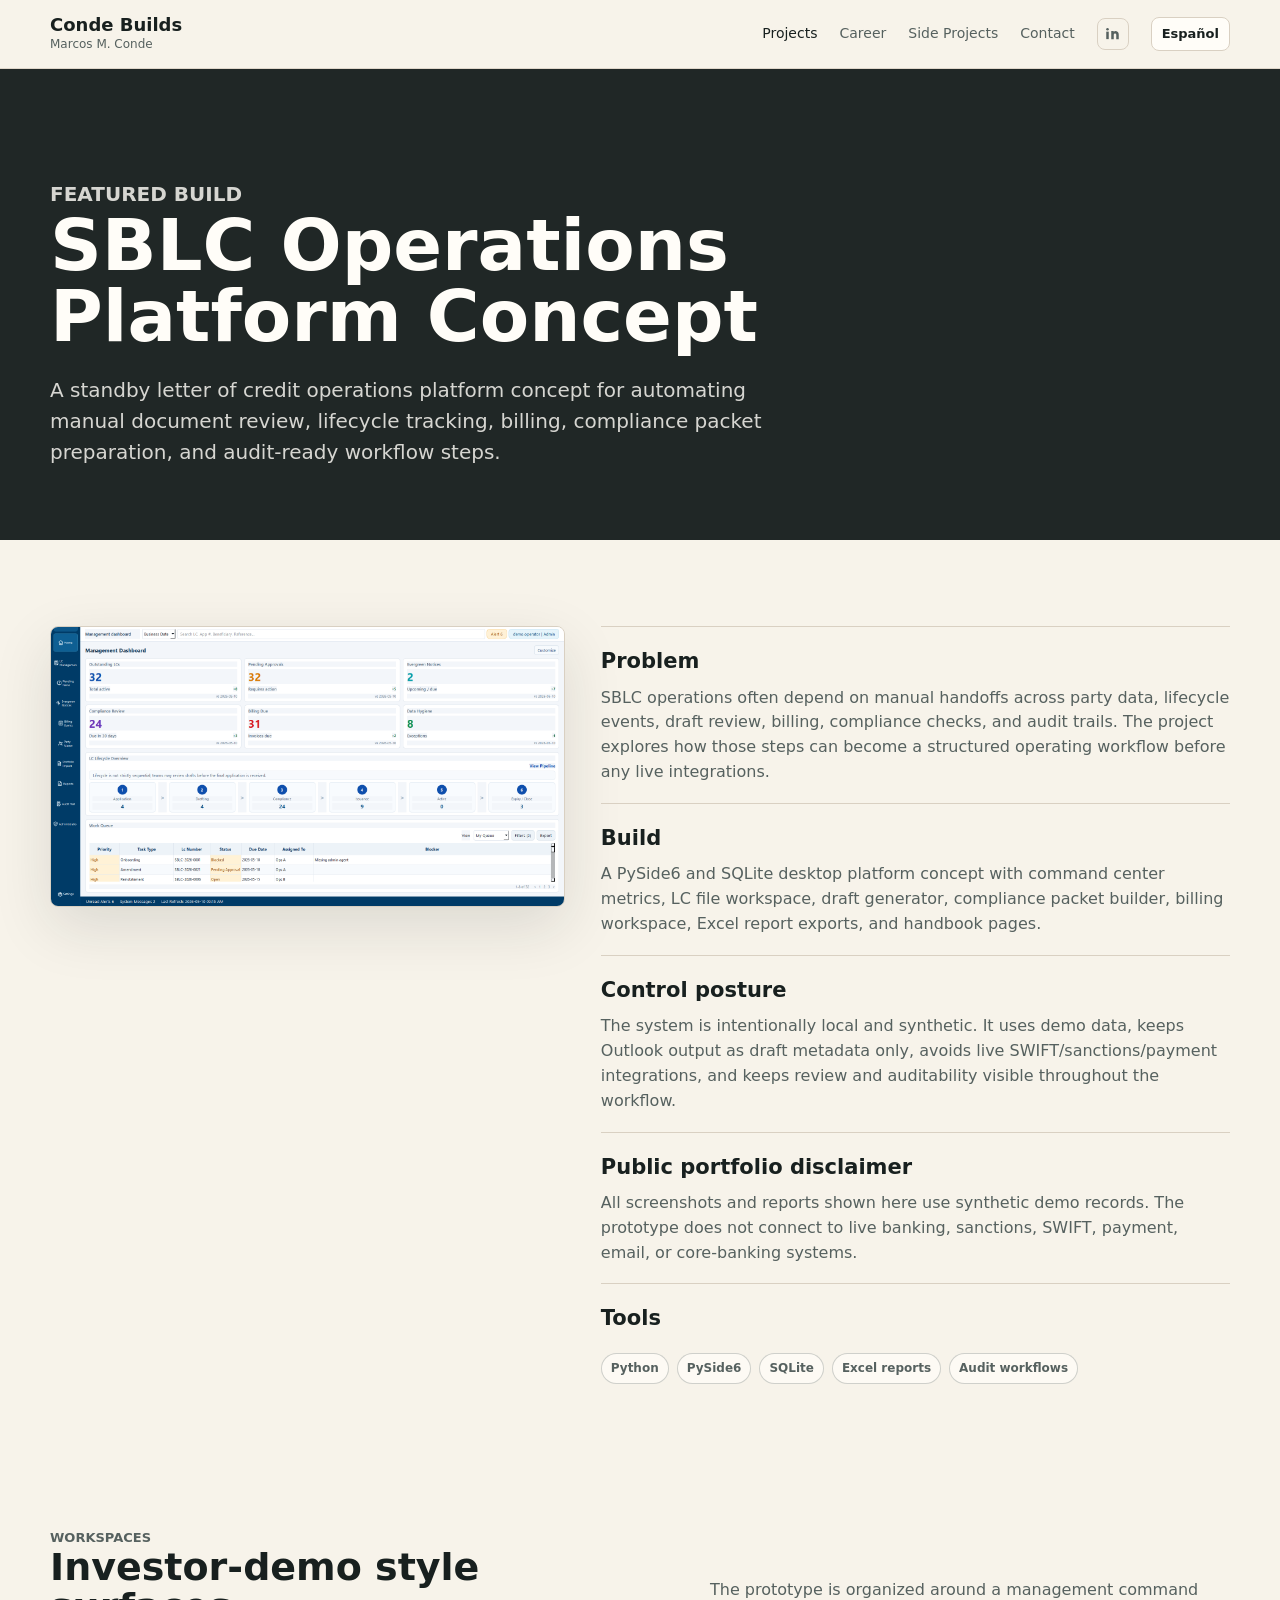
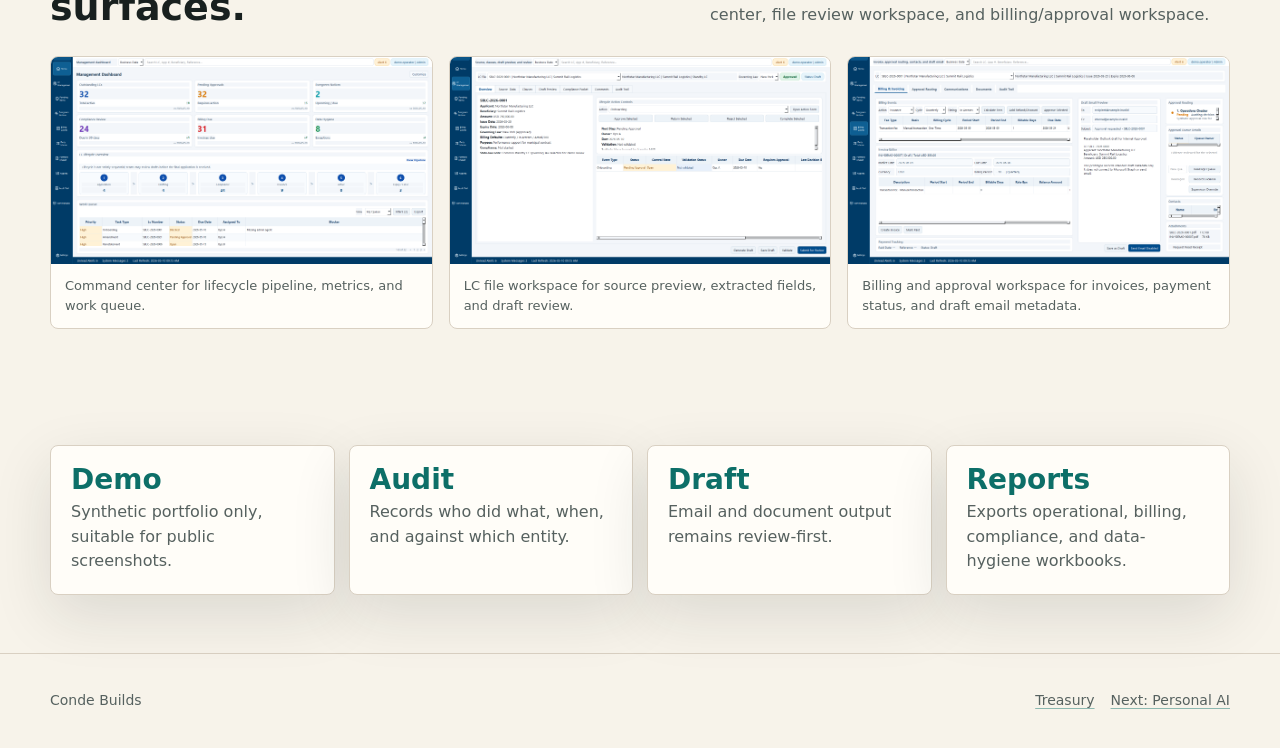
<file: projects/sblc-system.html>
<!doctype html>
<html lang="en">
  <head>
    <meta charset="utf-8">
    <meta name="viewport" content="width=device-width, initial-scale=1">
    <title>SBLC System | Conde Builds</title>
    <meta name="description" content="A sanitized case study for a control-aware SBLC operations platform concept with lifecycle, compliance, billing, and audit workflows.">
    <meta property="og:title" content="SBLC System | Conde Builds">
    <meta property="og:description" content="Control-aware SBLC operations platform concept with lifecycle, compliance, billing, and audit workflows.">
    <meta property="og:image" content="https://conde-builds.com/assets/img/sblc-command-center.png">
    <meta name="twitter:card" content="summary_large_image">
    <link rel="stylesheet" href="../assets/styles.css">
  </head>
  <body>
    <header class="site-header">
      <nav class="nav" aria-label="Primary navigation">
        <a class="brand" href="../index.html"><strong>Conde Builds</strong><span>Marcos M. Conde</span></a>
        <div class="nav-links">
          <a href="index.html" aria-current="page">Projects</a>
          <a href="../career.html">Career</a>
          <a href="../experiments.html">Side Projects</a>
          <a href="../contact.html">Contact</a>
          <a class="nav-icon-link" href="https://www.linkedin.com/in/marcos-conde-21694651" aria-label="Marcos M. Conde on LinkedIn">
            <svg viewBox="0 0 24 24" aria-hidden="true"><path d="M16 8a6 6 0 0 1 6 6v7h-4v-7a2 2 0 0 0-4 0v7h-4v-13h4v2a4 4 0 0 1 2-2z"/><path d="M2 9h4v12H2z"/><path d="M4 3a2 2 0 1 1 0 4 2 2 0 0 1 0-4z"/></svg>
          </a>
        </div>
      </nav>
    </header>

    <main>
      <section class="page-hero">
        <div class="page-hero-inner">
          <p class="eyebrow">Featured build</p>
          <h1>SBLC Operations Platform Concept</h1>
          <p>A standby letter of credit operations platform concept for automating manual document review, lifecycle tracking, billing, compliance packet preparation, and audit-ready workflow steps.</p>
        </div>
      </section>

      <section class="section two-column">
        <div class="case-image">
          <img src="../assets/img/sblc-command-center.png" alt="SBLC command center screenshot">
        </div>
        <div class="case-copy">
          <div class="case-block">
            <h2>Problem</h2>
            <p>SBLC operations often depend on manual handoffs across party data, lifecycle events, draft review, billing, compliance checks, and audit trails. The project explores how those steps can become a structured operating workflow before any live integrations.</p>
          </div>
          <div class="case-block">
            <h2>Build</h2>
            <p>A PySide6 and SQLite desktop platform concept with command center metrics, LC file workspace, draft generator, compliance packet builder, billing workspace, Excel report exports, and handbook pages.</p>
          </div>
          <div class="case-block">
            <h2>Control posture</h2>
            <p>The system is intentionally local and synthetic. It uses demo data, keeps Outlook output as draft metadata only, avoids live SWIFT/sanctions/payment integrations, and keeps review and auditability visible throughout the workflow.</p>
          </div>
          <div class="case-block">
            <h2>Public portfolio disclaimer</h2>
            <p>All screenshots and reports shown here use synthetic demo records. The prototype does not connect to live banking, sanctions, SWIFT, payment, email, or core-banking systems.</p>
          </div>
          <div class="case-block">
            <h2>Tools</h2>
            <div class="tag-row">
              <span class="tag">Python</span>
              <span class="tag">PySide6</span>
              <span class="tag">SQLite</span>
              <span class="tag">Excel reports</span>
              <span class="tag">Audit workflows</span>
            </div>
          </div>
        </div>
      </section>

      <section class="section compact">
        <div class="section-header">
          <div>
            <p class="eyebrow">Workspaces</p>
            <h2>Investor-demo style surfaces.</h2>
          </div>
          <p>The prototype is organized around a management command center, file review workspace, and billing/approval workspace.</p>
        </div>
        <div class="gallery">
          <figure>
            <img src="../assets/img/sblc-command-center.png" alt="SBLC command center">
            <figcaption>Command center for lifecycle pipeline, metrics, and work queue.</figcaption>
          </figure>
          <figure>
            <img src="../assets/img/sblc-lc-workspace.png" alt="SBLC LC workspace">
            <figcaption>LC file workspace for source preview, extracted fields, and draft review.</figcaption>
          </figure>
          <figure>
            <img src="../assets/img/sblc-billing.png" alt="SBLC billing workspace">
            <figcaption>Billing and approval workspace for invoices, payment status, and draft email metadata.</figcaption>
          </figure>
        </div>
      </section>

      <section class="section compact">
        <div class="stat-grid">
          <div class="stat-card"><strong>Demo</strong><p>Synthetic portfolio only, suitable for public screenshots.</p></div>
          <div class="stat-card"><strong>Audit</strong><p>Records who did what, when, and against which entity.</p></div>
          <div class="stat-card"><strong>Draft</strong><p>Email and document output remains review-first.</p></div>
          <div class="stat-card"><strong>Reports</strong><p>Exports operational, billing, compliance, and data-hygiene workbooks.</p></div>
        </div>
      </section>
    </main>

    <footer class="footer">
      <div class="footer-inner">
        <span>Conde Builds</span>
        <div class="footer-links"><a href="treasury-workstation.html">Treasury</a><a href="personal-ai-system.html">Next: Personal AI</a></div>
      </div>
    </footer>
    <script src="../assets/site.js" defer></script>
  </body>
</html>
</file>
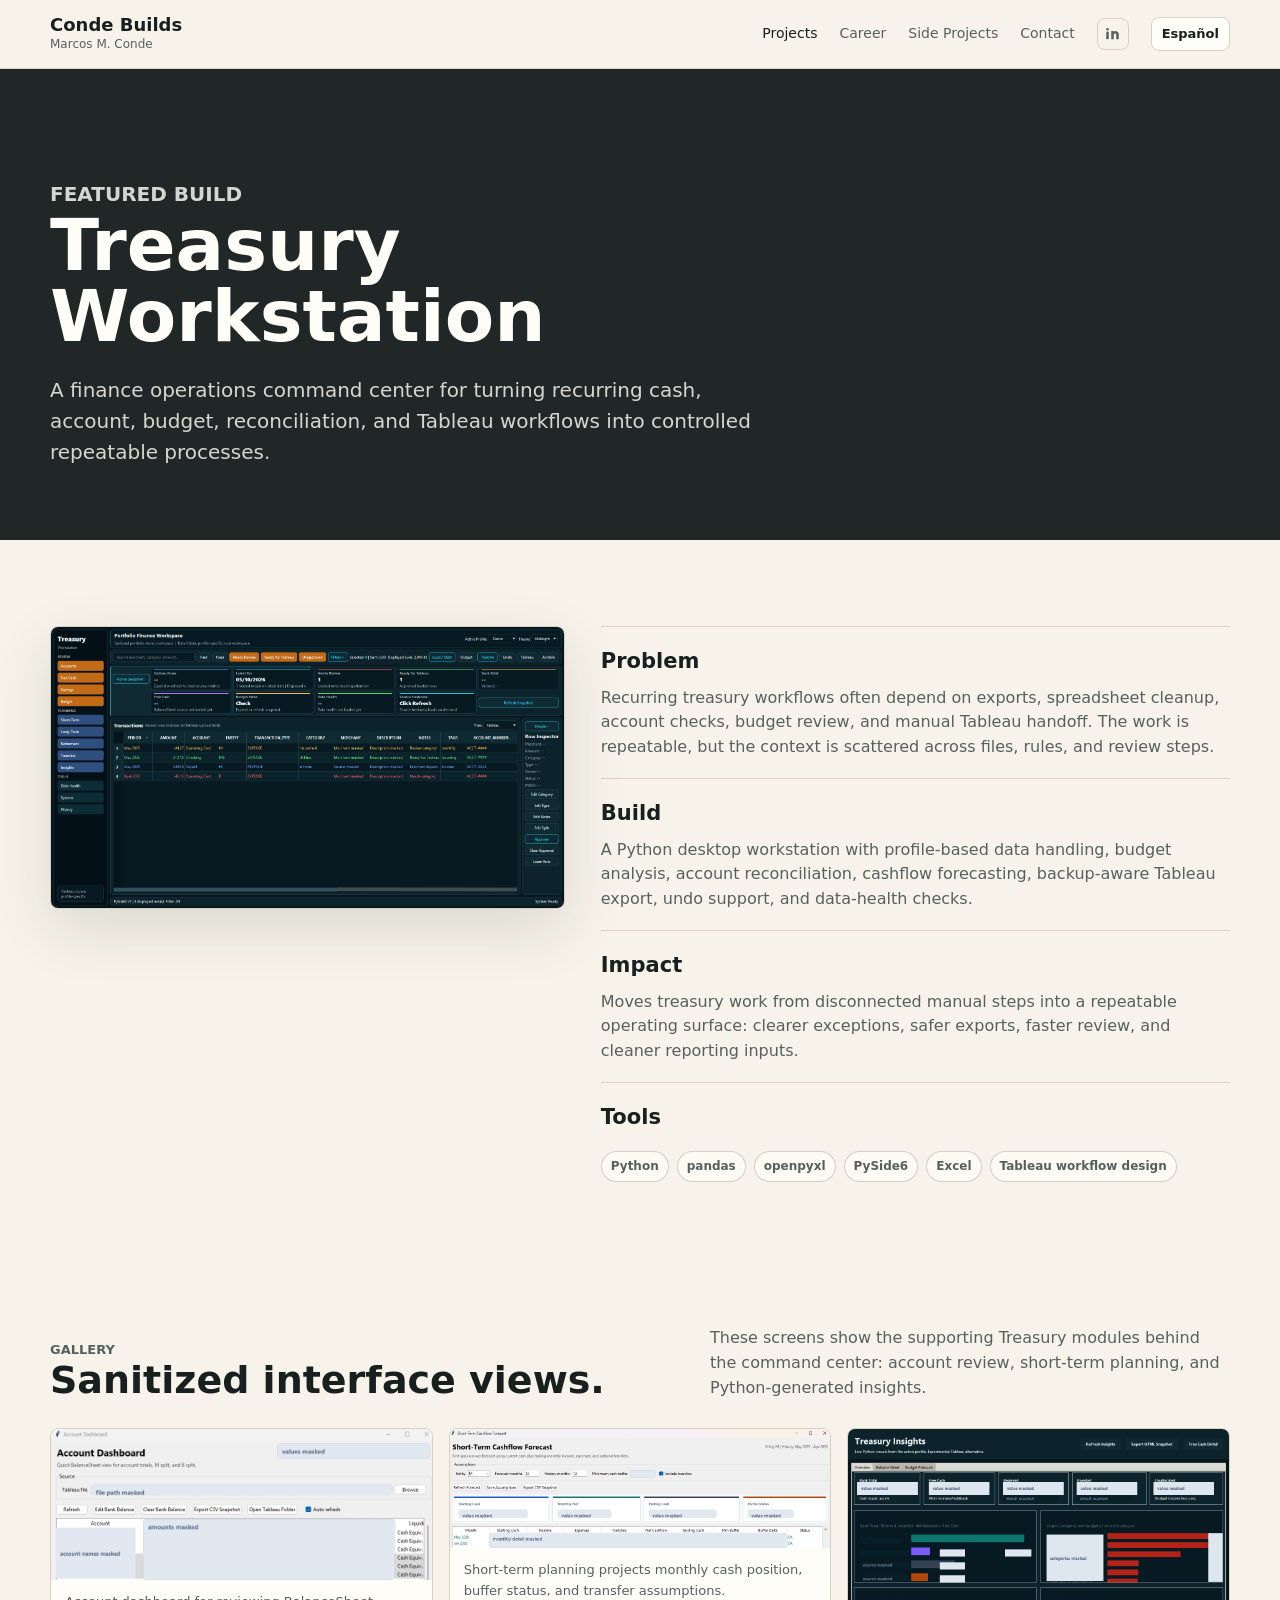
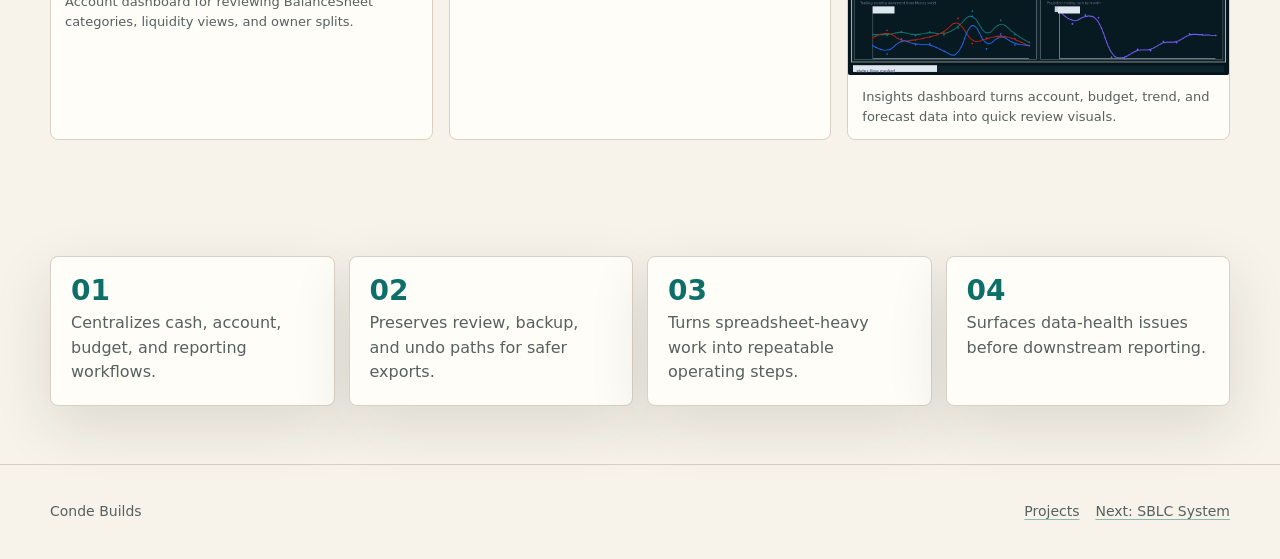
<file: projects/treasury-workstation.html>
<!doctype html>
<html lang="en">
  <head>
    <meta charset="utf-8">
    <meta name="viewport" content="width=device-width, initial-scale=1">
    <title>Treasury Workstation | Conde Builds</title>
    <meta name="description" content="A sanitized case study for a Python treasury workstation covering reconciliation, cashflow, budgets, and Tableau workflows.">
    <meta property="og:title" content="Treasury Workstation | Conde Builds">
    <meta property="og:description" content="Python treasury workstation covering reconciliation, cashflow, budgets, and Tableau workflows.">
    <meta property="og:image" content="https://conde-builds.com/assets/img/treasury-main.png">
    <meta name="twitter:card" content="summary_large_image">
    <link rel="stylesheet" href="../assets/styles.css">
  </head>
  <body>
    <header class="site-header">
      <nav class="nav" aria-label="Primary navigation">
        <a class="brand" href="../index.html"><strong>Conde Builds</strong><span>Marcos M. Conde</span></a>
        <div class="nav-links">
          <a href="index.html" aria-current="page">Projects</a>
          <a href="../career.html">Career</a>
          <a href="../experiments.html">Side Projects</a>
          <a href="../contact.html">Contact</a>
          <a class="nav-icon-link" href="https://www.linkedin.com/in/marcos-conde-21694651" aria-label="Marcos M. Conde on LinkedIn">
            <svg viewBox="0 0 24 24" aria-hidden="true"><path d="M16 8a6 6 0 0 1 6 6v7h-4v-7a2 2 0 0 0-4 0v7h-4v-13h4v2a4 4 0 0 1 2-2z"/><path d="M2 9h4v12H2z"/><path d="M4 3a2 2 0 1 1 0 4 2 2 0 0 1 0-4z"/></svg>
          </a>
        </div>
      </nav>
    </header>

    <main>
      <section class="page-hero">
        <div class="page-hero-inner">
          <p class="eyebrow">Featured build</p>
          <h1>Treasury Workstation</h1>
          <p>A finance operations command center for turning recurring cash, account, budget, reconciliation, and Tableau workflows into controlled repeatable processes.</p>
        </div>
      </section>

      <section class="section two-column">
        <div class="case-image">
          <img src="../assets/img/treasury-main.png" alt="Sanitized Treasury Workstation main interface">
        </div>
        <div class="case-copy">
          <div class="case-block">
            <h2>Problem</h2>
            <p>Recurring treasury workflows often depend on exports, spreadsheet cleanup, account checks, budget review, and manual Tableau handoff. The work is repeatable, but the context is scattered across files, rules, and review steps.</p>
          </div>
          <div class="case-block">
            <h2>Build</h2>
            <p>A Python desktop workstation with profile-based data handling, budget analysis, account reconciliation, cashflow forecasting, backup-aware Tableau export, undo support, and data-health checks.</p>
          </div>
          <div class="case-block">
            <h2>Impact</h2>
            <p>Moves treasury work from disconnected manual steps into a repeatable operating surface: clearer exceptions, safer exports, faster review, and cleaner reporting inputs.</p>
          </div>
          <div class="case-block">
            <h2>Tools</h2>
            <div class="tag-row">
              <span class="tag">Python</span>
              <span class="tag">pandas</span>
              <span class="tag">openpyxl</span>
              <span class="tag">PySide6</span>
              <span class="tag">Excel</span>
              <span class="tag">Tableau workflow design</span>
            </div>
          </div>
        </div>
      </section>

      <section class="section compact">
        <div class="section-header">
          <div>
            <p class="eyebrow">Gallery</p>
            <h2>Sanitized interface views.</h2>
          </div>
          <p>These screens show the supporting Treasury modules behind the command center: account review, short-term planning, and Python-generated insights.</p>
        </div>
        <div class="gallery">
          <figure>
            <img src="../assets/img/treasury-accounts.png" alt="Sanitized Treasury account dashboard">
            <figcaption>Account dashboard for reviewing BalanceSheet categories, liquidity views, and owner splits.</figcaption>
          </figure>
          <figure>
            <img src="../assets/img/treasury-short-term.png" alt="Sanitized short-term cashflow planning view">
            <figcaption>Short-term planning projects monthly cash position, buffer status, and transfer assumptions.</figcaption>
          </figure>
          <figure>
            <img src="../assets/img/treasury-insights.png" alt="Sanitized Treasury insights dashboard">
            <figcaption>Insights dashboard turns account, budget, trend, and forecast data into quick review visuals.</figcaption>
          </figure>
        </div>
      </section>

      <section class="section compact">
        <div class="stat-grid">
          <div class="stat-card"><strong>01</strong><p>Centralizes cash, account, budget, and reporting workflows.</p></div>
          <div class="stat-card"><strong>02</strong><p>Preserves review, backup, and undo paths for safer exports.</p></div>
          <div class="stat-card"><strong>03</strong><p>Turns spreadsheet-heavy work into repeatable operating steps.</p></div>
          <div class="stat-card"><strong>04</strong><p>Surfaces data-health issues before downstream reporting.</p></div>
        </div>
      </section>
    </main>

    <footer class="footer">
      <div class="footer-inner">
        <span>Conde Builds</span>
        <div class="footer-links"><a href="index.html">Projects</a><a href="sblc-system.html">Next: SBLC System</a></div>
      </div>
    </footer>
    <script src="../assets/site.js" defer></script>
  </body>
</html>
</file>
<file: assets/styles.css>
.skip-link { position: absolute; left: 20px; top: -80px; z-index: 50; padding: 12px; background: white; color: #18201f; }
.skip-link:focus { top: 12px; }
a:focus-visible, button:focus-visible { outline: 3px solid var(--teal); outline-offset: 4px; }
:root {
  --ink: #18201f;
  --muted: #56615f;
  --paper: #f7f3ea;
  --surface: #fffdf8;
  --line: #d9d0c2;
  --teal: #0d6f68;
  --blue: #244c8f;
  --amber: #b36b16;
  --red: #8d342f;
  --charcoal: #202726;
  --shadow: 0 20px 60px rgba(24, 32, 31, 0.12);
}

* {
  box-sizing: border-box;
}

html {
  scroll-behavior: smooth;
}

body {
  margin: 0;
  color: var(--ink);
  background: var(--paper);
  font-family: Inter, ui-sans-serif, system-ui, -apple-system, BlinkMacSystemFont, "Segoe UI", sans-serif;
  line-height: 1.55;
}

body.modal-open {
  overflow: hidden;
}

img {
  display: block;
  max-width: 100%;
}

.expandable-img {
  cursor: zoom-in;
}

.expandable-img:focus-visible {
  outline: 3px solid var(--teal);
  outline-offset: 4px;
}

.image-modal {
  position: fixed;
  inset: 0;
  z-index: 100;
  display: none;
  align-items: center;
  justify-content: center;
  padding: 28px;
  background: rgba(24, 32, 31, 0.86);
}

.image-modal.is-open {
  display: flex;
}

.image-modal figure {
  width: min(1120px, 100%);
  max-height: calc(100vh - 56px);
  margin: 0;
  display: grid;
  gap: 12px;
}

.image-modal img {
  width: 100%;
  max-height: calc(100vh - 128px);
  object-fit: contain;
  border-radius: 8px;
  background: var(--surface);
  box-shadow: 0 28px 80px rgba(0, 0, 0, 0.35);
}

.image-modal figcaption {
  color: rgba(255, 253, 248, 0.86);
  font-size: 15px;
  text-align: center;
}

.image-modal-close {
  position: fixed;
  top: 18px;
  right: 18px;
  min-height: 42px;
  padding: 9px 13px;
  border: 1px solid rgba(255, 253, 248, 0.45);
  border-radius: 8px;
  background: rgba(255, 253, 248, 0.1);
  color: var(--surface);
  font: inherit;
  font-weight: 800;
  cursor: pointer;
}

a {
  color: inherit;
  text-decoration-color: rgba(13, 111, 104, 0.45);
  text-underline-offset: 0.22em;
}

a:hover {
  text-decoration-color: var(--teal);
}

.site-header {
  position: sticky;
  top: 0;
  z-index: 20;
  border-bottom: 1px solid rgba(217, 208, 194, 0.82);
  background: rgba(247, 243, 234, 0.94);
  backdrop-filter: blur(14px);
}

.nav {
  width: min(1180px, calc(100% - 40px));
  min-height: 68px;
  margin: 0 auto;
  display: flex;
  align-items: center;
  justify-content: space-between;
  gap: 24px;
}

.brand {
  display: inline-flex;
  flex-direction: column;
  gap: 0;
  text-decoration: none;
}

.brand strong {
  font-size: 18px;
  line-height: 1.1;
}

.brand span {
  color: var(--muted);
  font-size: 12px;
}

.nav-links {
  display: flex;
  align-items: center;
  gap: 22px;
  color: var(--muted);
  font-size: 14px;
}

.nav-links a {
  text-decoration: none;
}

.nav-links a:hover,
.nav-links a[aria-current="page"] {
  color: var(--ink);
}

.nav-icon-link {
  width: 32px;
  height: 32px;
  display: inline-grid;
  place-items: center;
  border: 1px solid var(--line);
  border-radius: 8px;
  color: var(--muted);
}

.nav-icon-link:hover {
  border-color: var(--teal);
  color: var(--ink);
}

.nav-icon-link svg {
  width: 15px;
  height: 15px;
  fill: currentColor;
}

.language-toggle {
  min-height: 32px;
  border: 1px solid var(--line);
  border-radius: 8px;
  padding: 6px 10px;
  background: var(--surface);
  color: var(--ink);
  font: inherit;
  font-size: 13px;
  font-weight: 800;
  cursor: pointer;
}

.language-toggle:hover {
  border-color: var(--teal);
}

.section,
.content-section {
  width: min(1180px, calc(100% - 40px));
  margin: 0 auto;
}

.hero {
  min-height: 690px;
  display: grid;
  align-items: center;
  color: var(--ink);
  background:
    linear-gradient(115deg, rgba(255, 253, 248, 0.96), rgba(247, 243, 234, 0.86)),
    radial-gradient(circle at 74% 20%, rgba(13, 111, 104, 0.2), transparent 30%),
    radial-gradient(circle at 84% 76%, rgba(179, 107, 22, 0.18), transparent 32%);
  overflow: hidden;
}

.hero-inner {
  width: min(1180px, calc(100% - 40px));
  margin: 0 auto;
  padding: 88px 0 72px;
  display: grid;
  grid-template-columns: minmax(0, 1fr) 430px;
  gap: 64px;
  align-items: center;
}

.eyebrow {
  margin: 0 0 18px;
  color: var(--teal);
  font-size: 13px;
  font-weight: 750;
  text-transform: uppercase;
}

.hero .eyebrow {
  color: var(--teal);
}

.hero h1,
.page-hero h1 {
  max-width: 860px;
  margin: 0;
  font-size: 72px;
  line-height: 0.98;
  letter-spacing: 0;
}

.hero p,
.page-hero p {
  max-width: 720px;
  margin: 24px 0 0;
  color: rgba(255, 253, 248, 0.88);
  font-size: 20px;
}

.hero p {
  color: var(--muted);
}

.hero .role-signal {
  margin-top: 18px;
  color: var(--muted);
  font-size: 15px;
  font-weight: 700;
}

.hero-visual {
  position: relative;
  min-height: 500px;
}

.hero-visual::before {
  content: "";
  position: absolute;
  inset: 18px 46px 18px 18px;
  border: 1px solid rgba(32, 39, 38, 0.14);
  border-radius: 18px;
  background:
    linear-gradient(90deg, rgba(32, 39, 38, 0.08) 1px, transparent 1px),
    linear-gradient(rgba(32, 39, 38, 0.08) 1px, transparent 1px);
  background-size: 42px 42px;
}

.glyph-card {
  position: absolute;
  width: 245px;
  min-height: 150px;
  padding: 18px;
  border: 1px solid rgba(32, 39, 38, 0.16);
  border-radius: 8px;
  background: rgba(255, 253, 248, 0.92);
  box-shadow: var(--shadow);
}

.glyph-card:nth-child(1) {
  top: 26px;
  right: 6px;
}

.glyph-card:nth-child(2) {
  top: 180px;
  left: 0;
}

.glyph-card:nth-child(3) {
  right: 44px;
  bottom: 22px;
}

.glyph-icon {
  width: 44px;
  height: 44px;
  margin-bottom: 18px;
  display: inline-grid;
  place-items: center;
  border-radius: 8px;
  color: var(--surface);
  background: var(--teal);
}

.glyph-card:nth-child(2) .glyph-icon {
  background: var(--blue);
}

.glyph-card:nth-child(3) .glyph-icon {
  background: var(--amber);
}

.glyph-icon svg {
  width: 25px;
  height: 25px;
  stroke: currentColor;
  stroke-width: 2;
  fill: none;
}

.glyph-card h2 {
  margin: 0 0 6px;
  font-size: 19px;
}

.glyph-card p {
  margin: 0;
  color: var(--muted);
  font-size: 14px;
}

.hero-actions,
.actions {
  display: flex;
  flex-wrap: wrap;
  gap: 12px;
  margin-top: 34px;
}

.button {
  min-height: 44px;
  display: inline-flex;
  align-items: center;
  justify-content: center;
  padding: 10px 16px;
  border: 1px solid var(--ink);
  border-radius: 8px;
  background: var(--ink);
  color: var(--surface);
  font-weight: 700;
  text-decoration: none;
}

.button.secondary {
  background: transparent;
  color: var(--ink);
  border-color: rgba(24, 32, 31, 0.4);
}

.button.light {
  background: var(--surface);
  color: var(--ink);
  border-color: var(--line);
}

.page-hero .button.secondary {
  color: var(--surface);
  border-color: rgba(255, 253, 248, 0.72);
}

.button:hover {
  transform: translateY(-1px);
}

.section {
  padding: 86px 0;
}

.section.compact {
  padding: 58px 0;
}

.section-header {
  display: flex;
  align-items: end;
  justify-content: space-between;
  gap: 28px;
  margin-bottom: 28px;
}

.section-header h2,
.content-section h2 {
  margin: 0;
  font-size: 38px;
  line-height: 1.05;
  letter-spacing: 0;
}

.section-header p {
  max-width: 520px;
  margin: 0;
  color: var(--muted);
}

.project-grid {
  display: grid;
  grid-template-columns: repeat(3, 1fr);
  gap: 18px;
}

.bridge-grid {
  display: grid;
  grid-template-columns: 0.95fr 1.05fr;
  gap: 42px;
  align-items: start;
}

.bridge-copy h2 {
  margin: 0;
  font-size: 42px;
  line-height: 1.05;
}

.bridge-copy p {
  margin: 18px 0 0;
  color: var(--muted);
  font-size: 18px;
}

.bridge-points {
  display: grid;
  gap: 12px;
}

.bridge-point {
  display: grid;
  grid-template-columns: 52px 1fr;
  gap: 16px;
  align-items: start;
  border-top: 1px solid var(--line);
  padding-top: 18px;
}

.bridge-point strong {
  display: grid;
  place-items: center;
  width: 42px;
  height: 42px;
  border-radius: 8px;
  background: var(--charcoal);
  color: var(--surface);
  font-size: 14px;
}

.bridge-point h3 {
  margin: 0 0 5px;
  font-size: 20px;
}

.bridge-point p {
  margin: 0;
  color: var(--muted);
}

.project-card,
.stat-card,
.note-card {
  border: 1px solid var(--line);
  border-radius: 8px;
  background: var(--surface);
  box-shadow: var(--shadow);
}

.project-card {
  overflow: hidden;
  text-decoration: none;
}

.project-card img {
  width: 100%;
  aspect-ratio: 16 / 10;
  object-fit: cover;
  background: #e7dfd2;
}

.project-symbol {
  min-height: 220px;
  display: grid;
  place-items: center;
  padding: 28px;
  background: var(--charcoal);
}

.project-symbol-inner {
  width: 100%;
  min-height: 150px;
  display: grid;
  align-content: center;
  gap: 16px;
  border: 1px solid rgba(255, 253, 248, 0.18);
  border-radius: 8px;
  padding: 22px;
  color: var(--surface);
  background:
    linear-gradient(90deg, rgba(255, 253, 248, 0.08) 1px, transparent 1px),
    linear-gradient(rgba(255, 253, 248, 0.08) 1px, transparent 1px);
  background-size: 36px 36px;
}

.project-symbol svg {
  width: 54px;
  height: 54px;
  stroke: currentColor;
  stroke-width: 1.9;
  fill: none;
}

.project-symbol strong {
  font-size: 28px;
  line-height: 1;
}

.project-card:nth-child(2) .project-symbol {
  background: #263c54;
}

.project-card:nth-child(3) .project-symbol {
  background: #3b3528;
}

.project-card-body {
  padding: 20px;
}

.project-card h3 {
  margin: 0 0 10px;
  font-size: 22px;
}

.project-card p,
.note-card p,
.stat-card p {
  margin: 0;
  color: var(--muted);
}

.project-card .project-context {
  margin-top: 12px;
  color: rgba(86, 97, 95, 0.86);
  font-size: 13px;
  font-style: italic;
}

.tag-row {
  display: flex;
  flex-wrap: wrap;
  gap: 8px;
  margin-top: 18px;
}

.tag {
  border: 1px solid rgba(86, 97, 95, 0.28);
  border-radius: 999px;
  padding: 5px 9px;
  color: var(--muted);
  background: rgba(255, 253, 248, 0.7);
  font-size: 12px;
  font-weight: 700;
}

.signal-band {
  background: var(--charcoal);
  color: var(--surface);
}

.signal-grid {
  width: min(1180px, calc(100% - 40px));
  margin: 0 auto;
  padding: 62px 0;
  display: grid;
  grid-template-columns: 0.9fr 1.1fr;
  gap: 36px;
  align-items: center;
}

.signal-grid h2 {
  margin: 0;
  font-size: 38px;
  line-height: 1.05;
}

.signal-list {
  display: grid;
  grid-template-columns: repeat(2, minmax(0, 1fr));
  gap: 10px;
}

.signal-list span {
  border: 1px solid rgba(255, 253, 248, 0.18);
  border-radius: 8px;
  padding: 12px 14px;
  color: rgba(255, 253, 248, 0.86);
  background: rgba(255, 253, 248, 0.05);
}

.tool-strip {
  border-top: 1px solid var(--line);
  border-bottom: 1px solid var(--line);
  background: var(--surface);
}

.tool-strip-inner {
  width: min(1180px, calc(100% - 40px));
  margin: 0 auto;
  padding: 36px 0;
  display: grid;
  grid-template-columns: 220px 1fr;
  gap: 28px;
  align-items: center;
}

.tool-strip h2 {
  margin: 0;
  font-size: 24px;
}

.tool-list {
  display: flex;
  flex-wrap: wrap;
  gap: 10px;
}

.tool-list span {
  border: 1px solid var(--line);
  border-radius: 999px;
  padding: 9px 12px;
  color: var(--muted);
  background: var(--paper);
  font-size: 14px;
  font-weight: 750;
}

.page-hero {
  color: var(--surface);
  background: var(--charcoal);
}

.page-hero-inner {
  width: min(1180px, calc(100% - 40px));
  margin: 0 auto;
  padding: 86px 0 72px;
}

.page-hero p {
  color: rgba(255, 253, 248, 0.82);
}

.two-column {
  display: grid;
  grid-template-columns: 0.9fr 1.1fr;
  gap: 36px;
  align-items: start;
}

.case-image {
  border: 1px solid var(--line);
  border-radius: 8px;
  overflow: hidden;
  background: var(--surface);
  box-shadow: var(--shadow);
}

.case-image img {
  width: 100%;
}

.case-copy {
  display: grid;
  gap: 18px;
}

.case-block {
  border-top: 1px solid var(--line);
  padding-top: 18px;
}

.case-block h2,
.case-block h3 {
  margin: 0 0 8px;
  font-size: 21px;
}

.case-block p,
.case-block li {
  color: var(--muted);
}

.case-block p {
  margin: 0;
}

.case-block ul {
  margin: 0;
  padding-left: 20px;
}

.gallery {
  display: grid;
  grid-template-columns: repeat(3, 1fr);
  gap: 16px;
}

.gallery figure {
  margin: 0;
  border: 1px solid var(--line);
  border-radius: 8px;
  overflow: hidden;
  background: var(--surface);
}

.gallery figcaption {
  padding: 12px 14px;
  color: var(--muted);
  font-size: 13px;
}

.gallery.note-gallery figure {
  background: var(--surface);
}

.gallery.note-gallery img {
  aspect-ratio: 16 / 10;
  object-fit: cover;
}

.stat-grid {
  display: grid;
  grid-template-columns: repeat(4, 1fr);
  gap: 14px;
}

.stat-card,
.note-card {
  padding: 20px;
}

.stat-card strong {
  display: block;
  margin-bottom: 6px;
  color: var(--teal);
  font-size: 28px;
  line-height: 1;
}

.timeline {
  display: grid;
  gap: 14px;
}

.timeline-item {
  display: grid;
  grid-template-columns: 160px 1fr;
  gap: 24px;
  border-top: 1px solid var(--line);
  padding-top: 18px;
}

.timeline-item strong {
  color: var(--amber);
}

.footer {
  border-top: 1px solid var(--line);
  padding: 36px 0;
}

.footer-inner {
  width: min(1180px, calc(100% - 40px));
  margin: 0 auto;
  display: flex;
  align-items: center;
  justify-content: space-between;
  gap: 20px;
  color: var(--muted);
  font-size: 14px;
}

.footer-links {
  display: flex;
  gap: 16px;
}

.accent-teal {
  color: var(--teal);
}

.accent-blue {
  color: var(--blue);
}

.accent-amber {
  color: var(--amber);
}

.pricing-table {
  width: 100%;
  border-collapse: collapse;
  overflow: hidden;
  border: 1px solid var(--line);
  border-radius: 8px;
  background: var(--surface);
}

.pricing-table th,
.pricing-table td {
  border-bottom: 1px solid var(--line);
  padding: 14px;
  text-align: left;
}

.pricing-table th {
  color: var(--muted);
  font-size: 13px;
  text-transform: uppercase;
}

.pricing-table tr:last-child td {
  border-bottom: 0;
}

.system-map {
  display: grid;
  grid-template-columns: repeat(3, 1fr);
  gap: 12px;
}

.system-map .note-card {
  min-height: 150px;
}

.system-card {
  display: grid;
  gap: 12px;
  padding: 0;
  overflow: hidden;
}

.system-card img {
  width: 100%;
  aspect-ratio: 16 / 9;
  object-fit: cover;
  object-position: top left;
  border-bottom: 1px solid var(--line);
}

.system-card h3,
.system-card p {
  margin-left: 20px;
  margin-right: 20px;
}

.system-card p {
  margin-bottom: 20px;
}

.home-refresh .hero { min-height: 0; background: var(--surface); }
.home-refresh .hero-inner { padding: 64px 0 48px; grid-template-columns: minmax(0, 1.35fr) minmax(0, 1fr); gap: 38px; }
.home-refresh .hero h1 { font-size: 60px; line-height: 1.06; }
.home-refresh .hero .eyebrow { margin: 0 0 20px; font-size: 13px; }
.home-refresh .hero .hero-summary { margin-top: 18px; font-size: 24px; line-height: 1.4; }
.home-refresh .hero-visual { min-height: 0; display: grid; grid-template-columns: repeat(3, minmax(0, 1fr)); gap: 12px; }
.home-refresh .hero-visual::before { display: none; }
.home-refresh .glyph-card { position: static; width: auto; min-height: 0; padding: 12px 0; background: transparent; border: 0; box-shadow: none; text-align: center; }
.home-refresh .glyph-card h2 { font-size: 17px; overflow-wrap: anywhere; }
.home-refresh .glyph-icon { width: 56px; height: 56px; }
.home-refresh #projects { padding: 32px 0 48px; }
.home-refresh .section-header { display: block; }
.home-refresh .section-header p { margin-top: 12px; }
.home-refresh .project-card { box-shadow: none; background: transparent; border: 0; border-radius: 0; }
.home-refresh .project-card img { aspect-ratio: 16 / 11; object-fit: contain; object-position: center; background: #edf1f3; border: 1px solid var(--line); border-radius: 6px; height: auto; }
.home-refresh .project-card-body { padding: 18px 0; }
.home-refresh .project-card h3 { font-size: 21px; }
.home-refresh .project-status { font-size: 12px; color: var(--blue); margin-bottom: 8px; }
.case-study-link { display: inline-block; margin-top: 18px; color: var(--teal); text-decoration: underline; text-underline-offset: 4px; }
.experience-section { border-top: 1px solid var(--line); padding: 36px 0 48px; }
.experience-section h2 { font-size: 30px; line-height: 1.2; margin: 0 0 28px; }
.experience-grid { display: grid; grid-template-columns: repeat(3, minmax(0, 1fr)); gap: 28px; }
.experience-grid h3 { margin: 0 0 10px; font-size: 17px; }
.experience-grid p { margin: 0; color: var(--muted); }
.home-refresh .footer { background: #eaf0ef; }
.home-refresh .footer-links { flex-shrink: 0; }
.portfolio-note { width: min(1180px, calc(100% - 40px)); margin: 24px auto 0; color: var(--muted); font-size: 12px; }
@media (prefers-reduced-motion: reduce) { html { scroll-behavior: auto; } }
@media (max-width: 860px) {
  .nav {
    min-height: auto;
    padding: 14px 0;
    align-items: flex-start;
    flex-direction: column;
    gap: 12px;
  }

  .nav-links {
    width: 100%;
    overflow-x: auto;
    padding-bottom: 4px;
  }

  .hero {
    min-height: 620px;
  }

  .hero-inner {
    grid-template-columns: 1fr;
    gap: 32px;
  }

  .hero-visual {
    min-height: auto;
    display: grid;
    gap: 12px;
  }

  .hero-visual::before {
    display: none;
  }

  .glyph-card,
  .glyph-card:nth-child(1),
  .glyph-card:nth-child(2),
  .glyph-card:nth-child(3) {
    position: static;
    width: 100%;
    min-height: 0;
  }

  .hero h1,
  .page-hero h1 {
    font-size: 44px;
    line-height: 1.04;
  }

  .hero p,
  .page-hero p {
    font-size: 18px;
  }

  .section,
  .content-section {
    width: min(100% - 28px, 1180px);
  }

  .section {
    padding: 58px 0;
  }

  .section-header,
  .signal-grid,
  .two-column,
  .timeline-item {
    grid-template-columns: 1fr;
  }

  .section-header {
    display: grid;
  }

  .project-grid,
  .gallery,
  .stat-grid,
  .system-map,
  .bridge-grid {
    grid-template-columns: 1fr;
  }

  .signal-list {
    grid-template-columns: 1fr;
  }

  .tool-strip-inner {
    width: min(100% - 28px, 1180px);
    grid-template-columns: 1fr;
  }

  .footer-inner {
    align-items: flex-start;
    flex-direction: column;
  }
  .nav-links { flex-wrap: wrap; gap: 12px 18px; overflow: visible; }
  .nav-icon-link { flex-shrink: 0; }
  .home-refresh .hero-inner { grid-template-columns: 1fr; padding: 36px 0 24px; gap: 24px; }
  .home-refresh .hero h1 { font-size: 42px; }
  .home-refresh .hero .hero-summary { font-size: 21px; }
  .home-refresh .hero .role-signal { font-size: 14px; }
  .home-refresh .hero-visual { grid-template-columns: repeat(3, minmax(0, 1fr)); }
  .home-refresh .glyph-card h2 { font-size: 15px; }
  .experience-grid { grid-template-columns: 1fr; gap: 24px; }
}
</file>
